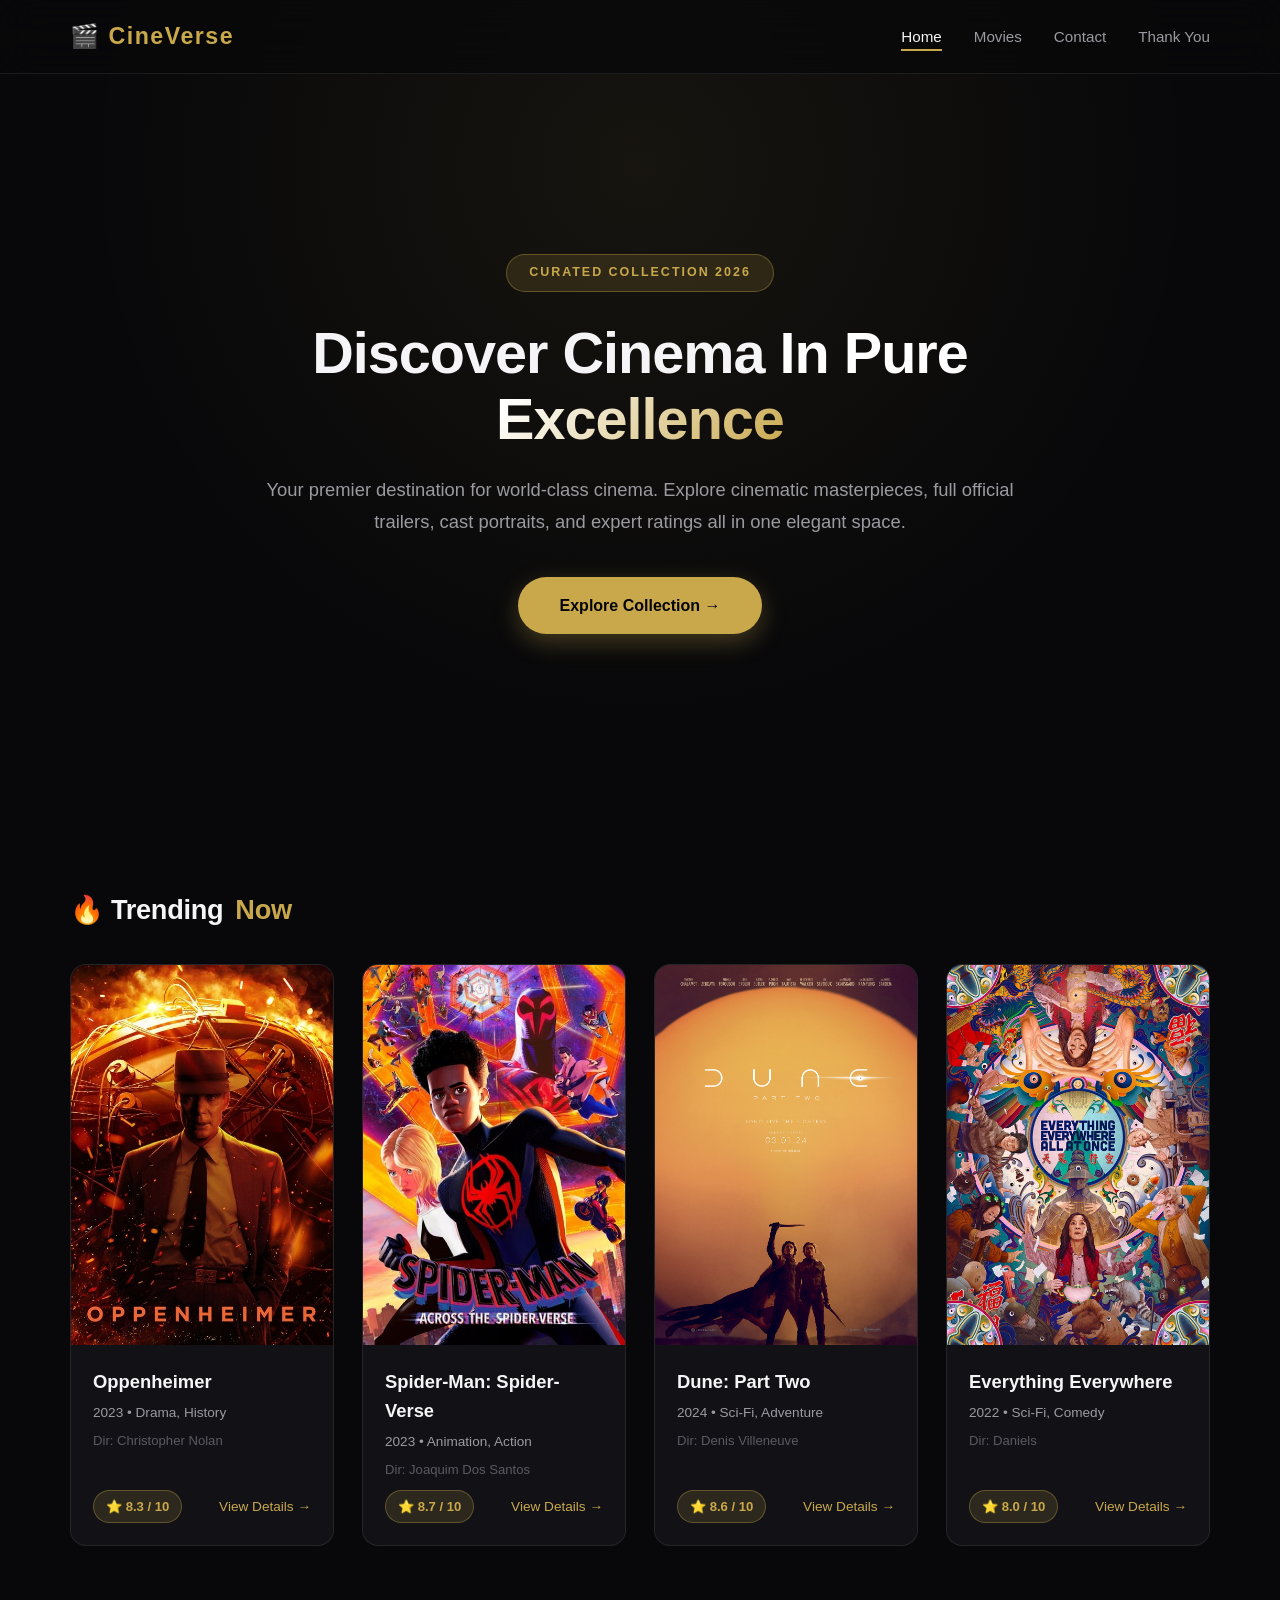
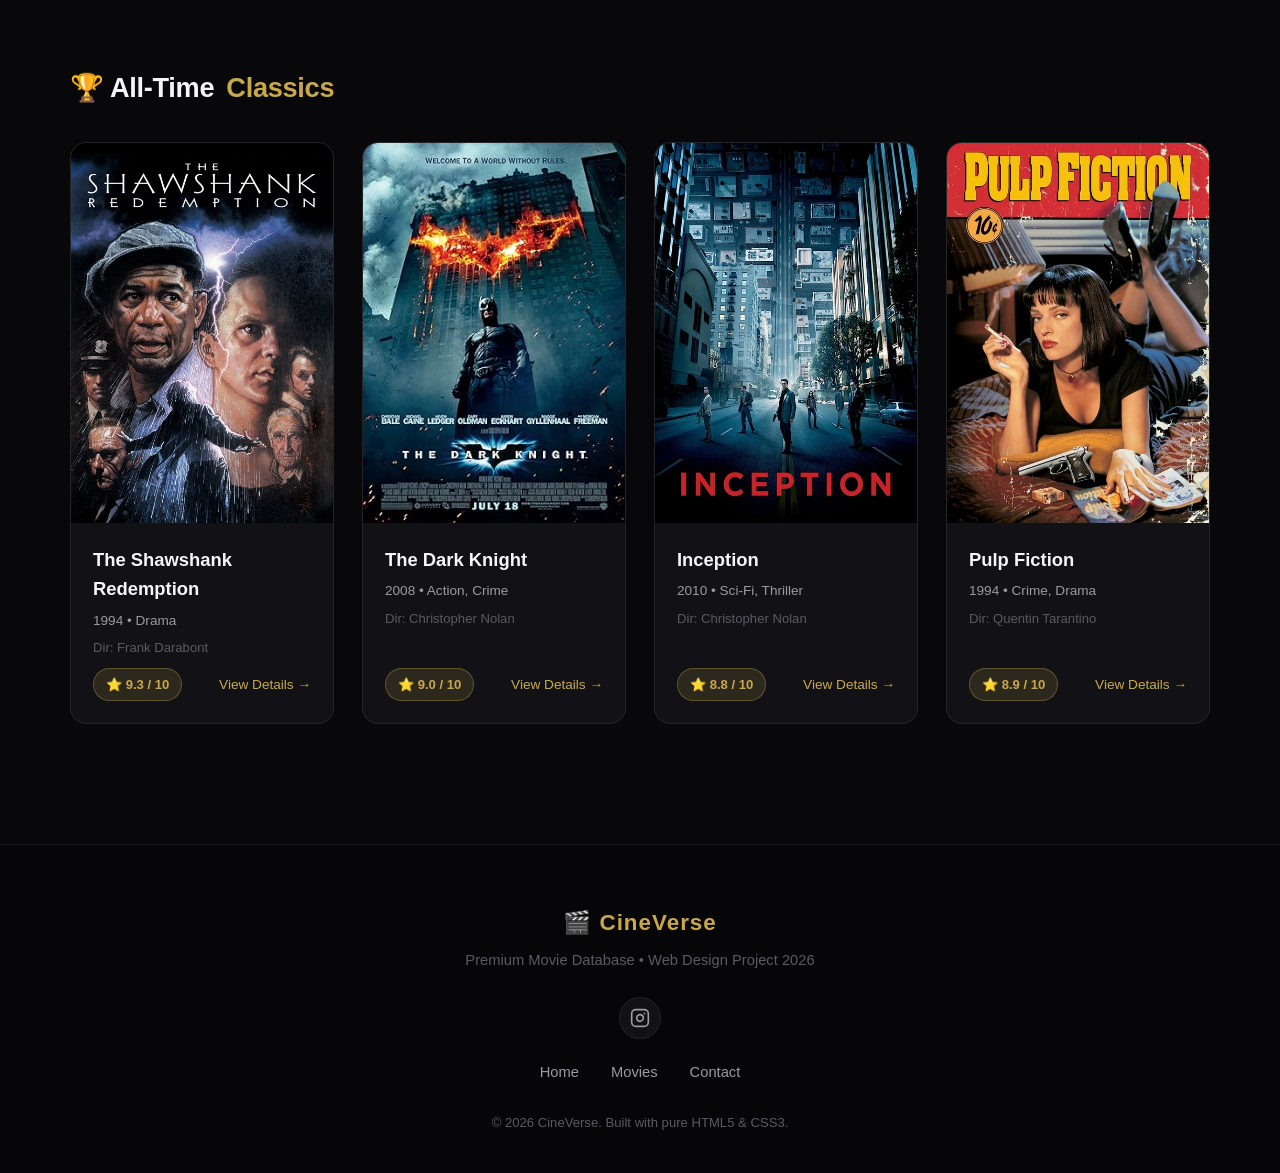
<file: project/index.html>
<!DOCTYPE html>
<html lang="en">
<head>
    <meta charset="UTF-8">
    <meta name="viewport" content="width=device-width, initial-scale=1.0">
    <meta name="referrer" content="strict-origin-when-cross-origin">
    <title>CineVerse — Premium Movie Database</title>
    <link rel="stylesheet" href="style.css">
</head>
<body>

    <!-- NAVIGATION BAR -->
    <nav>
        <div class="nav-wrapper">
            <a href="index.html" class="logo">🎬 CineVerse</a>
            <ul class="nav-links">
                <li><a href="index.html" class="active">Home</a></li>
                <li><a href="movies.html">Movies</a></li>
                <li><a href="contact.html">Contact</a></li>
                <li><a href="thankyou.html">Thank You</a></li>
            </ul>
        </div>
    </nav>

    <!-- HERO SECTION -->
    <section class="hero">
        <div class="hero-text">
            <span class="hero-badge">Curated Collection 2026</span>
            <h1>Discover Cinema <span>In Pure Excellence</span></h1>
            <p>Your premier destination for world-class cinema. Explore cinematic masterpieces, full official trailers, cast portraits, and expert ratings all in one elegant space.</p>
            <a href="movies.html" class="hero-btn">Explore Collection →</a>
        </div>
    </section>

    <!-- TRENDING NOW SECTION -->
    <section class="section">
        <h2 class="section-title">🔥 Trending <span>Now</span></h2>
        <div class="movie-grid">

            <div class="movie-card">
                <a href="oppenheimer.html" class="poster-link">
                    <img src="images/oppenheimer.jpg" alt="Oppenheimer" class="poster">
                </a>
                <div class="card-body">
                    <h3>Oppenheimer</h3>
                    <p class="movie-meta">2023 &bull; Drama, History</p>
                    <p class="director">Dir: Christopher Nolan</p>
                    <div class="card-footer">
                        <span class="rating">⭐ 8.3 / 10</span>
                        <a href="oppenheimer.html" class="details-btn">View Details →</a>
                    </div>
                </div>
            </div>

            <div class="movie-card">
                <a href="spiderman.html" class="poster-link">
                    <img src="images/spiderman.jpg" alt="Spider-Man: Across the Spider-Verse" class="poster">
                </a>
                <div class="card-body">
                    <h3>Spider-Man: Spider-Verse</h3>
                    <p class="movie-meta">2023 &bull; Animation, Action</p>
                    <p class="director">Dir: Joaquim Dos Santos</p>
                    <div class="card-footer">
                        <span class="rating">⭐ 8.7 / 10</span>
                        <a href="spiderman.html" class="details-btn">View Details →</a>
                    </div>
                </div>
            </div>

            <div class="movie-card">
                <a href="dune2.html" class="poster-link">
                    <img src="images/dune2.jpg" alt="Dune: Part Two" class="poster">
                </a>
                <div class="card-body">
                    <h3>Dune: Part Two</h3>
                    <p class="movie-meta">2024 &bull; Sci-Fi, Adventure</p>
                    <p class="director">Dir: Denis Villeneuve</p>
                    <div class="card-footer">
                        <span class="rating">⭐ 8.6 / 10</span>
                        <a href="dune2.html" class="details-btn">View Details →</a>
                    </div>
                </div>
            </div>

            <div class="movie-card">
                <a href="eeaao.html" class="poster-link">
                    <img src="images/eeaao.jpg" alt="Everything Everywhere All at Once" class="poster">
                </a>
                <div class="card-body">
                    <h3>Everything Everywhere</h3>
                    <p class="movie-meta">2022 &bull; Sci-Fi, Comedy</p>
                    <p class="director">Dir: Daniels</p>
                    <div class="card-footer">
                        <span class="rating">⭐ 8.0 / 10</span>
                        <a href="eeaao.html" class="details-btn">View Details →</a>
                    </div>
                </div>
            </div>

        </div>
    </section>

    <!-- ALL-TIME CLASSICS SECTION -->
    <section class="section">
        <h2 class="section-title">🏆 All-Time <span>Classics</span></h2>
        <div class="movie-grid">

            <div class="movie-card">
                <a href="shawshank.html" class="poster-link">
                    <img src="images/shawshank.jpg" alt="The Shawshank Redemption" class="poster">
                </a>
                <div class="card-body">
                    <h3>The Shawshank Redemption</h3>
                    <p class="movie-meta">1994 &bull; Drama</p>
                    <p class="director">Dir: Frank Darabont</p>
                    <div class="card-footer">
                        <span class="rating">⭐ 9.3 / 10</span>
                        <a href="shawshank.html" class="details-btn">View Details →</a>
                    </div>
                </div>
            </div>

            <div class="movie-card">
                <a href="dark-knight.html" class="poster-link">
                    <img src="images/dark_knight.jpg" alt="The Dark Knight" class="poster">
                </a>
                <div class="card-body">
                    <h3>The Dark Knight</h3>
                    <p class="movie-meta">2008 &bull; Action, Crime</p>
                    <p class="director">Dir: Christopher Nolan</p>
                    <div class="card-footer">
                        <span class="rating">⭐ 9.0 / 10</span>
                        <a href="dark-knight.html" class="details-btn">View Details →</a>
                    </div>
                </div>
            </div>

            <div class="movie-card">
                <a href="inception.html" class="poster-link">
                    <img src="images/inception.jpg" alt="Inception" class="poster">
                </a>
                <div class="card-body">
                    <h3>Inception</h3>
                    <p class="movie-meta">2010 &bull; Sci-Fi, Thriller</p>
                    <p class="director">Dir: Christopher Nolan</p>
                    <div class="card-footer">
                        <span class="rating">⭐ 8.8 / 10</span>
                        <a href="inception.html" class="details-btn">View Details →</a>
                    </div>
                </div>
            </div>

            <div class="movie-card">
                <a href="pulp-fiction.html" class="poster-link">
                    <img src="images/pulp_fiction.jpg" alt="Pulp Fiction" class="poster">
                </a>
                <div class="card-body">
                    <h3>Pulp Fiction</h3>
                    <p class="movie-meta">1994 &bull; Crime, Drama</p>
                    <p class="director">Dir: Quentin Tarantino</p>
                    <div class="card-footer">
                        <span class="rating">⭐ 8.9 / 10</span>
                        <a href="pulp-fiction.html" class="details-btn">View Details →</a>
                    </div>
                </div>
            </div>

        </div>
    </section>

    <!-- FOOTER -->
    <footer>
        <div class="footer-content">
            <p class="footer-logo">🎬 CineVerse</p>
            <p class="footer-tagline">Premium Movie Database &bull; Web Design Project 2026</p>
            
            <div class="footer-social">
                <a href="https://www.instagram.com/_bhalu2009?exln=dmNkaDlkYXdmMzhl" target="_blank" title="Follow on Instagram" class="social-icon">
                    <svg xmlns="http://www.w3.org/2000/svg" width="20" height="20" viewBox="0 0 24 24" fill="none" stroke="currentColor" stroke-width="2" stroke-linecap="round" stroke-linejoin="round">
                        <rect x="2" y="2" width="20" height="20" rx="5" ry="5"></rect>
                        <path d="M16 11.37A4 4 0 1 1 12.63 8 4 4 0 0 1 16 11.37z"></path>
                        <line x1="17.5" y1="6.5" x2="17.51" y2="6.5"></line>
                    </svg>
                </a>
            </div>

            <div class="footer-links">
                <a href="index.html">Home</a>
                <a href="movies.html">Movies</a>
                <a href="contact.html">Contact</a>
            </div>
            <p class="copyright">&copy; 2026 CineVerse. Built with pure HTML5 &amp; CSS3.</p>
        </div>
    </footer>

</body>
</html>
</file>
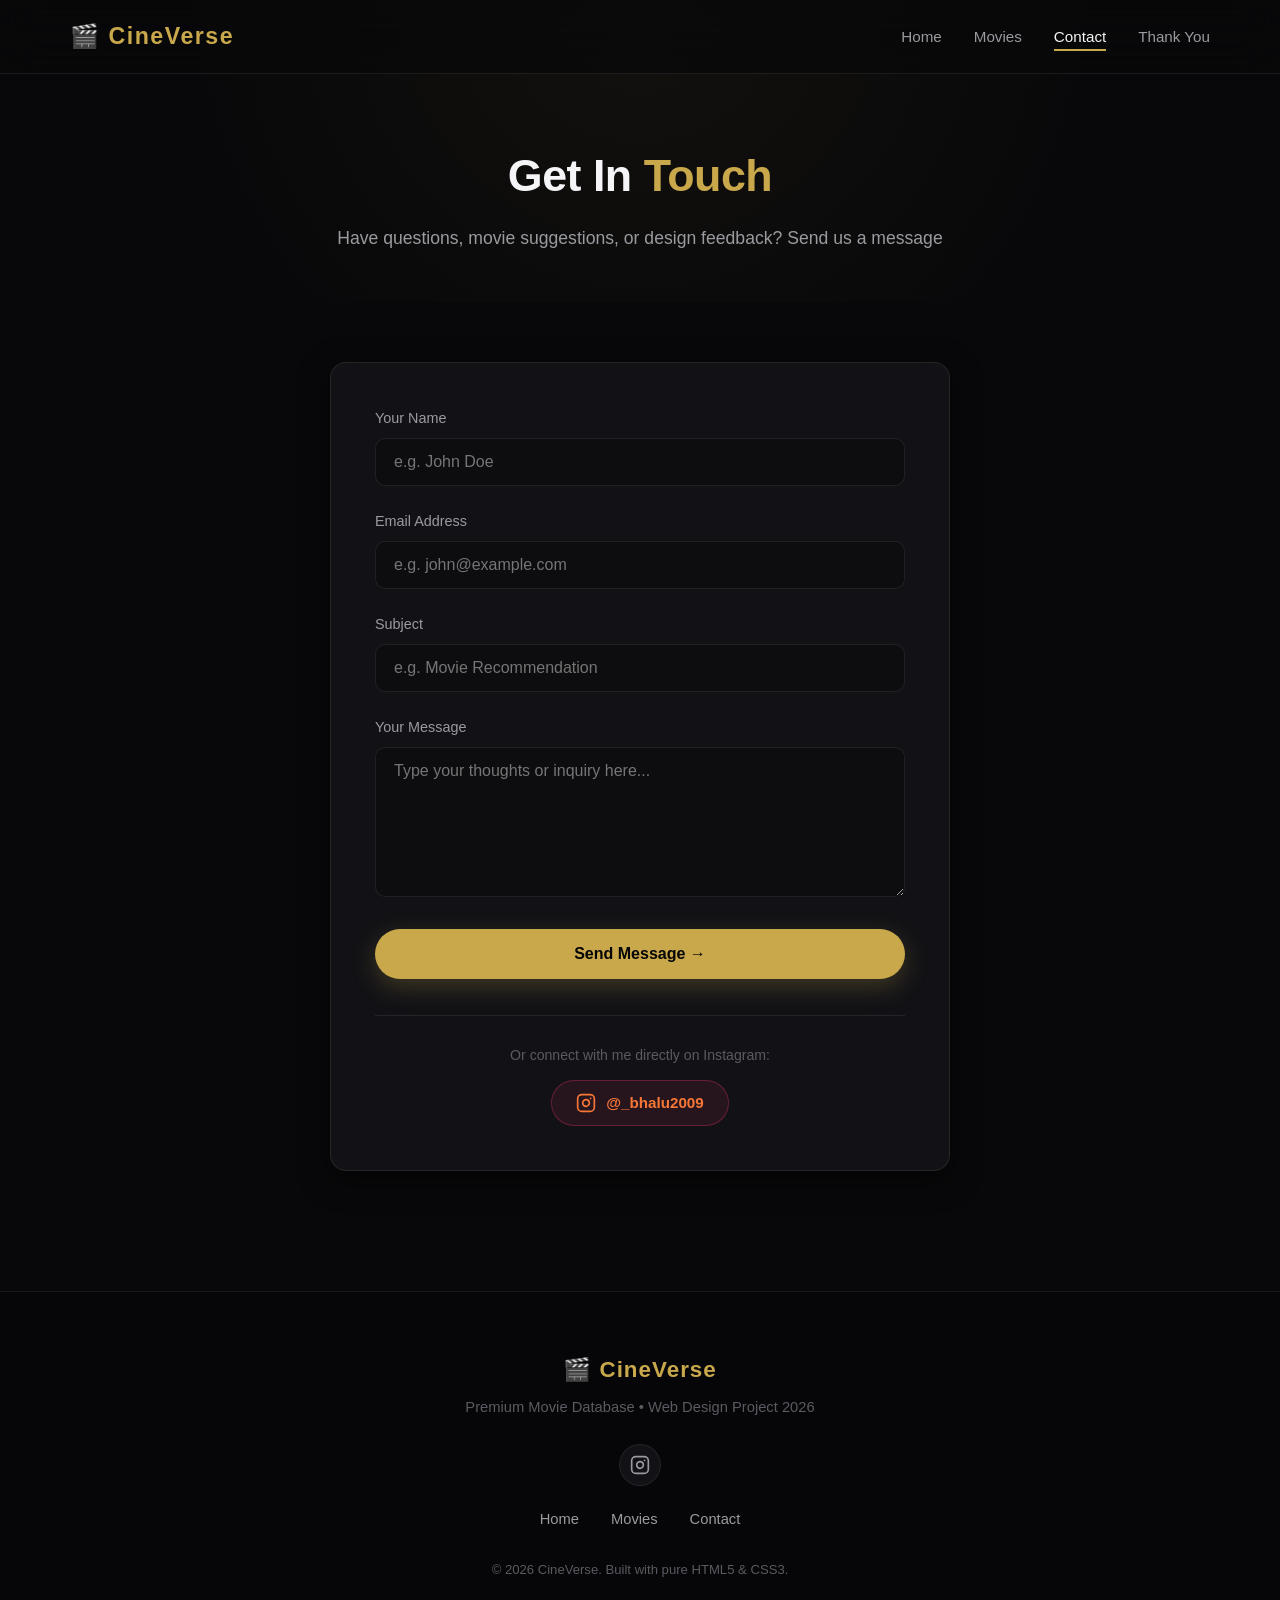
<file: project/contact.html>
<!DOCTYPE html>
<html lang="en">
<head>
    <meta charset="UTF-8">
    <meta name="viewport" content="width=device-width, initial-scale=1.0">
    <meta name="referrer" content="strict-origin-when-cross-origin">
    <title>Contact Us — CineVerse</title>
    <link rel="stylesheet" href="style.css">
</head>
<body>

    <!-- NAVIGATION BAR -->
    <nav>
        <div class="nav-wrapper">
            <a href="index.html" class="logo">🎬 CineVerse</a>
            <ul class="nav-links">
                <li><a href="index.html">Home</a></li>
                <li><a href="movies.html">Movies</a></li>
                <li><a href="contact.html" class="active">Contact</a></li>
                <li><a href="thankyou.html">Thank You</a></li>
            </ul>
        </div>
    </nav>

    <!-- PAGE HEADER -->
    <section class="page-header">
        <h1>Get In <span>Touch</span></h1>
        <p>Have questions, movie suggestions, or design feedback? Send us a message</p>
    </section>

    <!-- CONTACT SECTION -->
    <section class="section">
        <div class="contact-container">
            <!-- 
                100% PURE HTML FORM (NO JAVASCRIPT NEEDED!)
                To receive messages directly to your real email inbox:
                Replace 'your-email@example.com' with your actual email address.
                FormSubmit forwards the form submission straight to your inbox!
            -->
            <form action="https://formsubmit.co/cardsing56@gmail.com" method="POST">
                
                <!-- FormSubmit Configuration (All Native HTML) -->
                <input type="hidden" name="_captcha" value="false">
                <input type="hidden" name="_template" value="table">
                <input type="hidden" name="_next" value="thankyou.html">

                <div class="form-group">
                    <label for="name">Your Name</label>
                    <input type="text" id="name" name="name" placeholder="e.g. John Doe" required>
                </div>

                <div class="form-group">
                    <label for="email">Email Address</label>
                    <input type="email" id="email" name="email" placeholder="e.g. john@example.com" required>
                </div>

                <div class="form-group">
                    <label for="subject">Subject</label>
                    <input type="text" id="subject" name="_subject" placeholder="e.g. Movie Recommendation" required>
                </div>

                <div class="form-group">
                    <label for="message">Your Message</label>
                    <textarea id="message" name="message" placeholder="Type your thoughts or inquiry here..." required></textarea>
                </div>

                <button type="submit" class="submit-btn">Send Message →</button>
            </form>

            <!-- INSTAGRAM PROFILE CONNECT -->
            <div class="social-connect">
                <p>Or connect with me directly on Instagram:</p>
                <a href="https://www.instagram.com/_bhalu2009?exln=dmNkaDlkYXdmMzhl" target="_blank" class="instagram-btn">
                    <svg xmlns="http://www.w3.org/2000/svg" width="20" height="20" viewBox="0 0 24 24" fill="none" stroke="currentColor" stroke-width="2" stroke-linecap="round" stroke-linejoin="round">
                        <rect x="2" y="2" width="20" height="20" rx="5" ry="5"></rect>
                        <path d="M16 11.37A4 4 0 1 1 12.63 8 4 4 0 0 1 16 11.37z"></path>
                        <line x1="17.5" y1="6.5" x2="17.51" y2="6.5"></line>
                    </svg>
                    <span>@_bhalu2009</span>
                </a>
            </div>

        </div>
    </section>

    <!-- FOOTER -->
    <footer>
        <div class="footer-content">
            <p class="footer-logo">🎬 CineVerse</p>
            <p class="footer-tagline">Premium Movie Database &bull; Web Design Project 2026</p>
            
            <!-- Instagram Icon in Footer -->
            <div class="footer-social">
                <a href="https://www.instagram.com/_bhalu2009?exln=dmNkaDlkYXdmMzhl" target="_blank" title="Follow on Instagram" class="social-icon">
                    <svg xmlns="http://www.w3.org/2000/svg" width="20" height="20" viewBox="0 0 24 24" fill="none" stroke="currentColor" stroke-width="2" stroke-linecap="round" stroke-linejoin="round">
                        <rect x="2" y="2" width="20" height="20" rx="5" ry="5"></rect>
                        <path d="M16 11.37A4 4 0 1 1 12.63 8 4 4 0 0 1 16 11.37z"></path>
                        <line x1="17.5" y1="6.5" x2="17.51" y2="6.5"></line>
                    </svg>
                </a>
            </div>

            <div class="footer-links">
                <a href="index.html">Home</a>
                <a href="movies.html">Movies</a>
                <a href="contact.html">Contact</a>
            </div>
            <p class="copyright">&copy; 2026 CineVerse. Built with pure HTML5 &amp; CSS3.</p>
        </div>
    </footer>

</body>
</html>
</file>
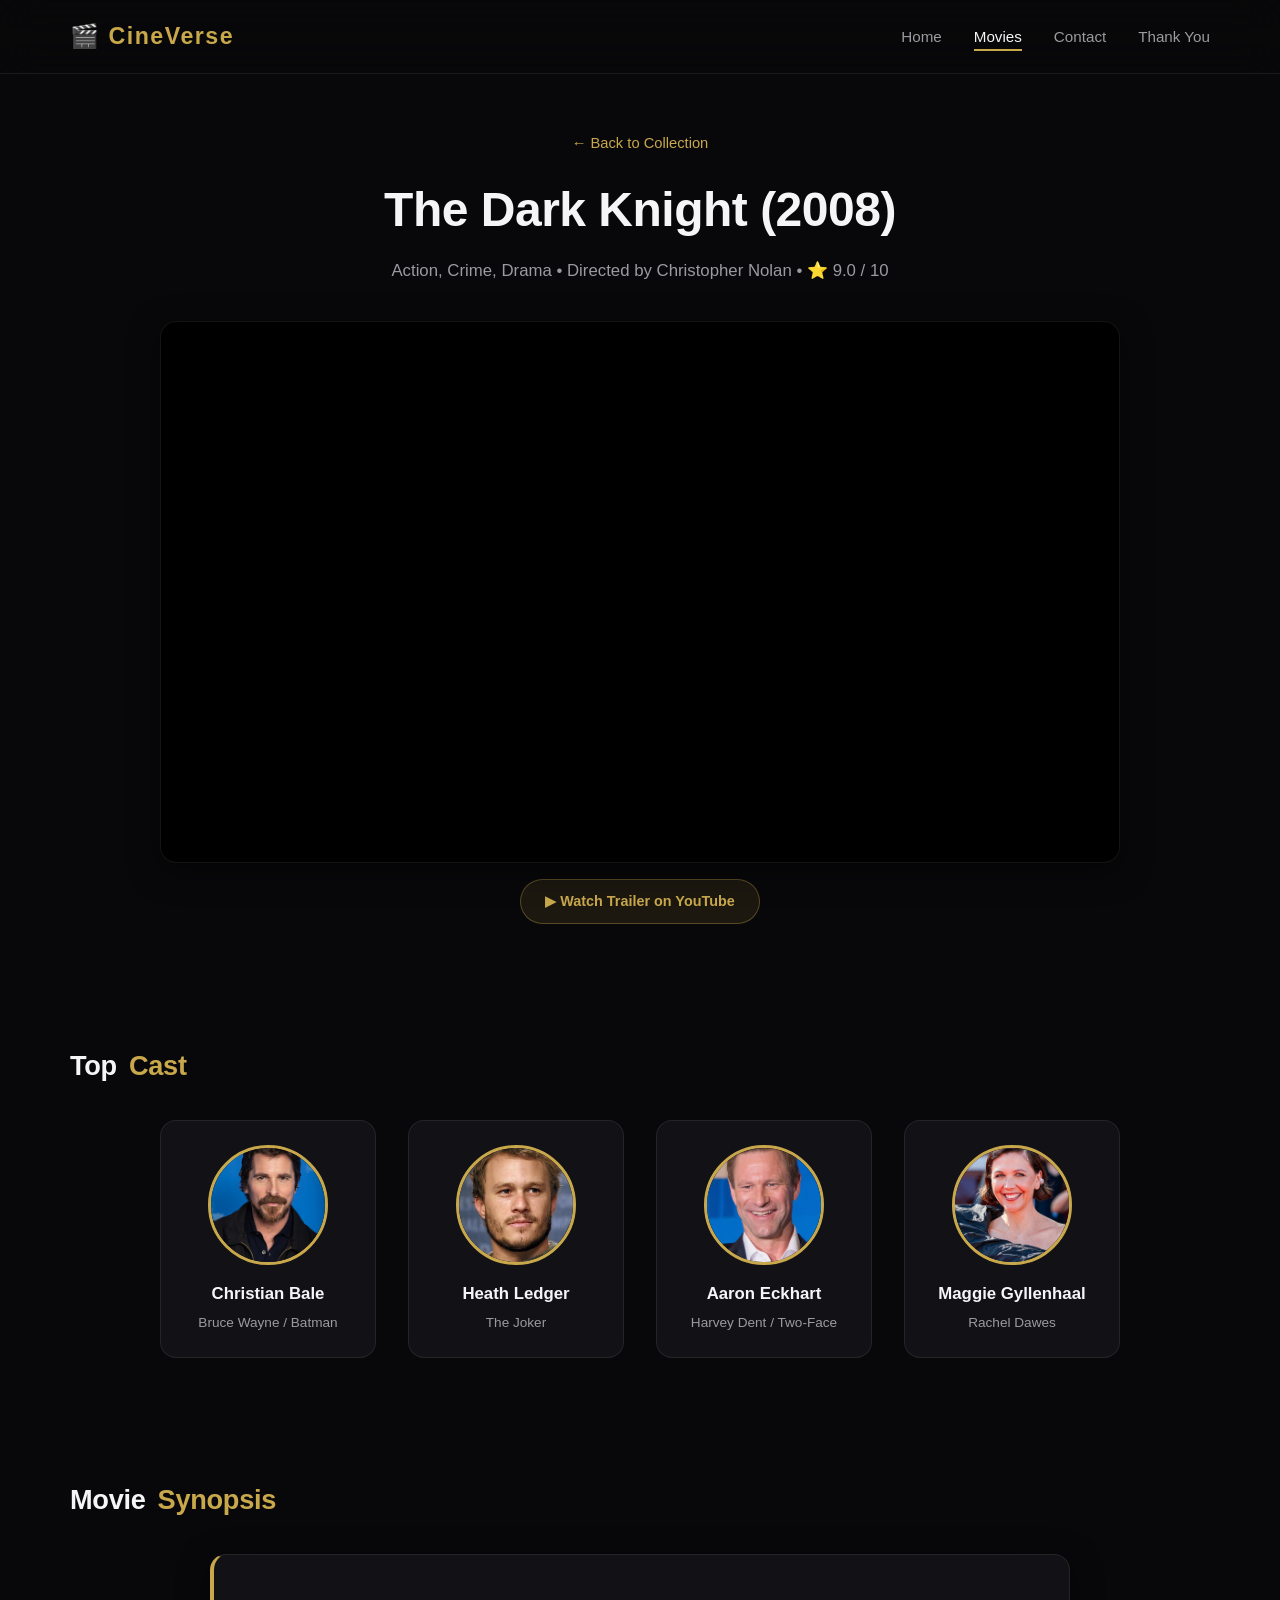
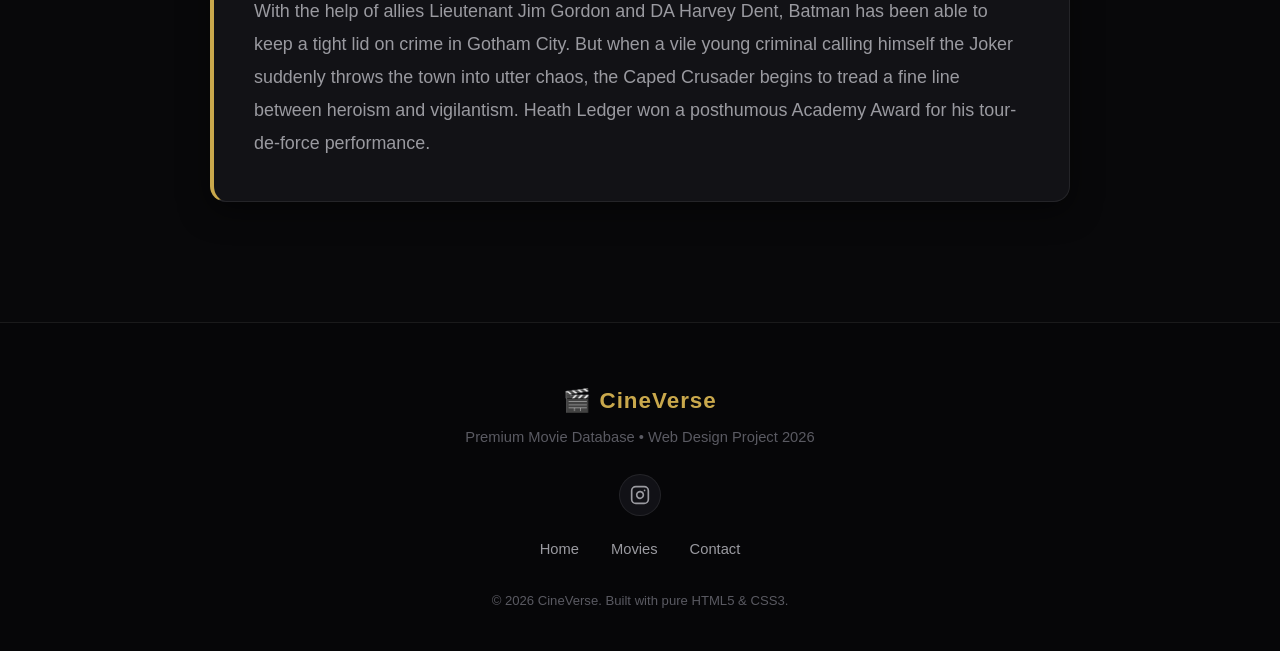
<file: project/dark-knight.html>
<!DOCTYPE html>
<html lang="en">
<head>
    <meta charset="UTF-8">
    <meta name="viewport" content="width=device-width, initial-scale=1.0">
    <meta name="referrer" content="strict-origin-when-cross-origin">
    <title>The Dark Knight (2008) — CineVerse</title>
    <link rel="stylesheet" href="style.css">
</head>
<body>

    <nav>
        <div class="nav-wrapper">
            <a href="index.html" class="logo">🎬 CineVerse</a>
            <ul class="nav-links">
                <li><a href="index.html">Home</a></li>
                <li><a href="movies.html" class="active">Movies</a></li>
                <li><a href="contact.html">Contact</a></li>
                <li><a href="thankyou.html">Thank You</a></li>
            </ul>
        </div>
    </nav>

    <section class="section movie-detail-header">
        <a href="movies.html" class="back-link">&larr; Back to Collection</a>
        <h1>The Dark Knight (2008)</h1>
        <p class="movie-meta">Action, Crime, Drama &bull; Directed by Christopher Nolan &bull; ⭐ 9.0 / 10</p>
    </section>

    <!-- TRAILER SECTION -->
    <section class="section" style="padding-top: 10px;">
        <div class="trailer-wrapper">
            <div class="trailer-container">
                <iframe src="https://www.youtube-nocookie.com/embed/EXeTwQWrcwY" 
                        title="The Dark Knight Trailer" 
                        allow="accelerometer; autoplay; clipboard-write; encrypted-media; gyroscope; picture-in-picture; web-share" 
                        referrerpolicy="strict-origin-when-cross-origin" 
                        allowfullscreen></iframe>
            </div>
            <div class="trailer-actions">
                <a href="https://www.youtube.com/watch?v=EXeTwQWrcwY" target="_blank" class="watch-external-btn">
                    ▶ Watch Trailer on YouTube
                </a>
            </div>
        </div>
    </section>

    <!-- CAST SECTION -->
    <section class="section">
        <h2 class="section-title">Top <span>Cast</span></h2>
        <div class="cast-grid">
            <div class="cast-member">
                <img src="images/cast/christian_bale.jpg" alt="Christian Bale" class="cast-img">
                <h4>Christian Bale</h4>
                <p>Bruce Wayne / Batman</p>
            </div>
            <div class="cast-member">
                <img src="images/cast/heath_ledger.jpg" alt="Heath Ledger" class="cast-img">
                <h4>Heath Ledger</h4>
                <p>The Joker</p>
            </div>
            <div class="cast-member">
                <img src="images/cast/aaron_eckhart.jpg" alt="Aaron Eckhart" class="cast-img">
                <h4>Aaron Eckhart</h4>
                <p>Harvey Dent / Two-Face</p>
            </div>
            <div class="cast-member">
                <img src="images/cast/maggie_gyllenhaal.jpg" alt="Maggie Gyllenhaal" class="cast-img">
                <h4>Maggie Gyllenhaal</h4>
                <p>Rachel Dawes</p>
            </div>
        </div>
    </section>

    <!-- SUMMARY SECTION -->
    <section class="section">
        <h2 class="section-title">Movie <span>Synopsis</span></h2>
        <div class="summary-box">
            With the help of allies Lieutenant Jim Gordon and DA Harvey Dent, Batman has been able to keep a tight lid on crime in Gotham City. But when a vile young criminal calling himself the Joker suddenly throws the town into utter chaos, the Caped Crusader begins to tread a fine line between heroism and vigilantism. Heath Ledger won a posthumous Academy Award for his tour-de-force performance.
        </div>
    </section>

    <footer>
        <div class="footer-content">
            <p class="footer-logo">🎬 CineVerse</p>
            <p class="footer-tagline">Premium Movie Database &bull; Web Design Project 2026</p>
            
            <div class="footer-social">
                <a href="https://www.instagram.com/_bhalu2009?exln=dmNkaDlkYXdmMzhl" target="_blank" title="Follow on Instagram" class="social-icon">
                    <svg xmlns="http://www.w3.org/2000/svg" width="20" height="20" viewBox="0 0 24 24" fill="none" stroke="currentColor" stroke-width="2" stroke-linecap="round" stroke-linejoin="round">
                        <rect x="2" y="2" width="20" height="20" rx="5" ry="5"></rect>
                        <path d="M16 11.37A4 4 0 1 1 12.63 8 4 4 0 0 1 16 11.37z"></path>
                        <line x1="17.5" y1="6.5" x2="17.51" y2="6.5"></line>
                    </svg>
                </a>
            </div>

            <div class="footer-links">
                <a href="index.html">Home</a>
                <a href="movies.html">Movies</a>
                <a href="contact.html">Contact</a>
            </div>
            <p class="copyright">&copy; 2026 CineVerse. Built with pure HTML5 &amp; CSS3.</p>
        </div>
    </footer>

</body>
</html>
</file>
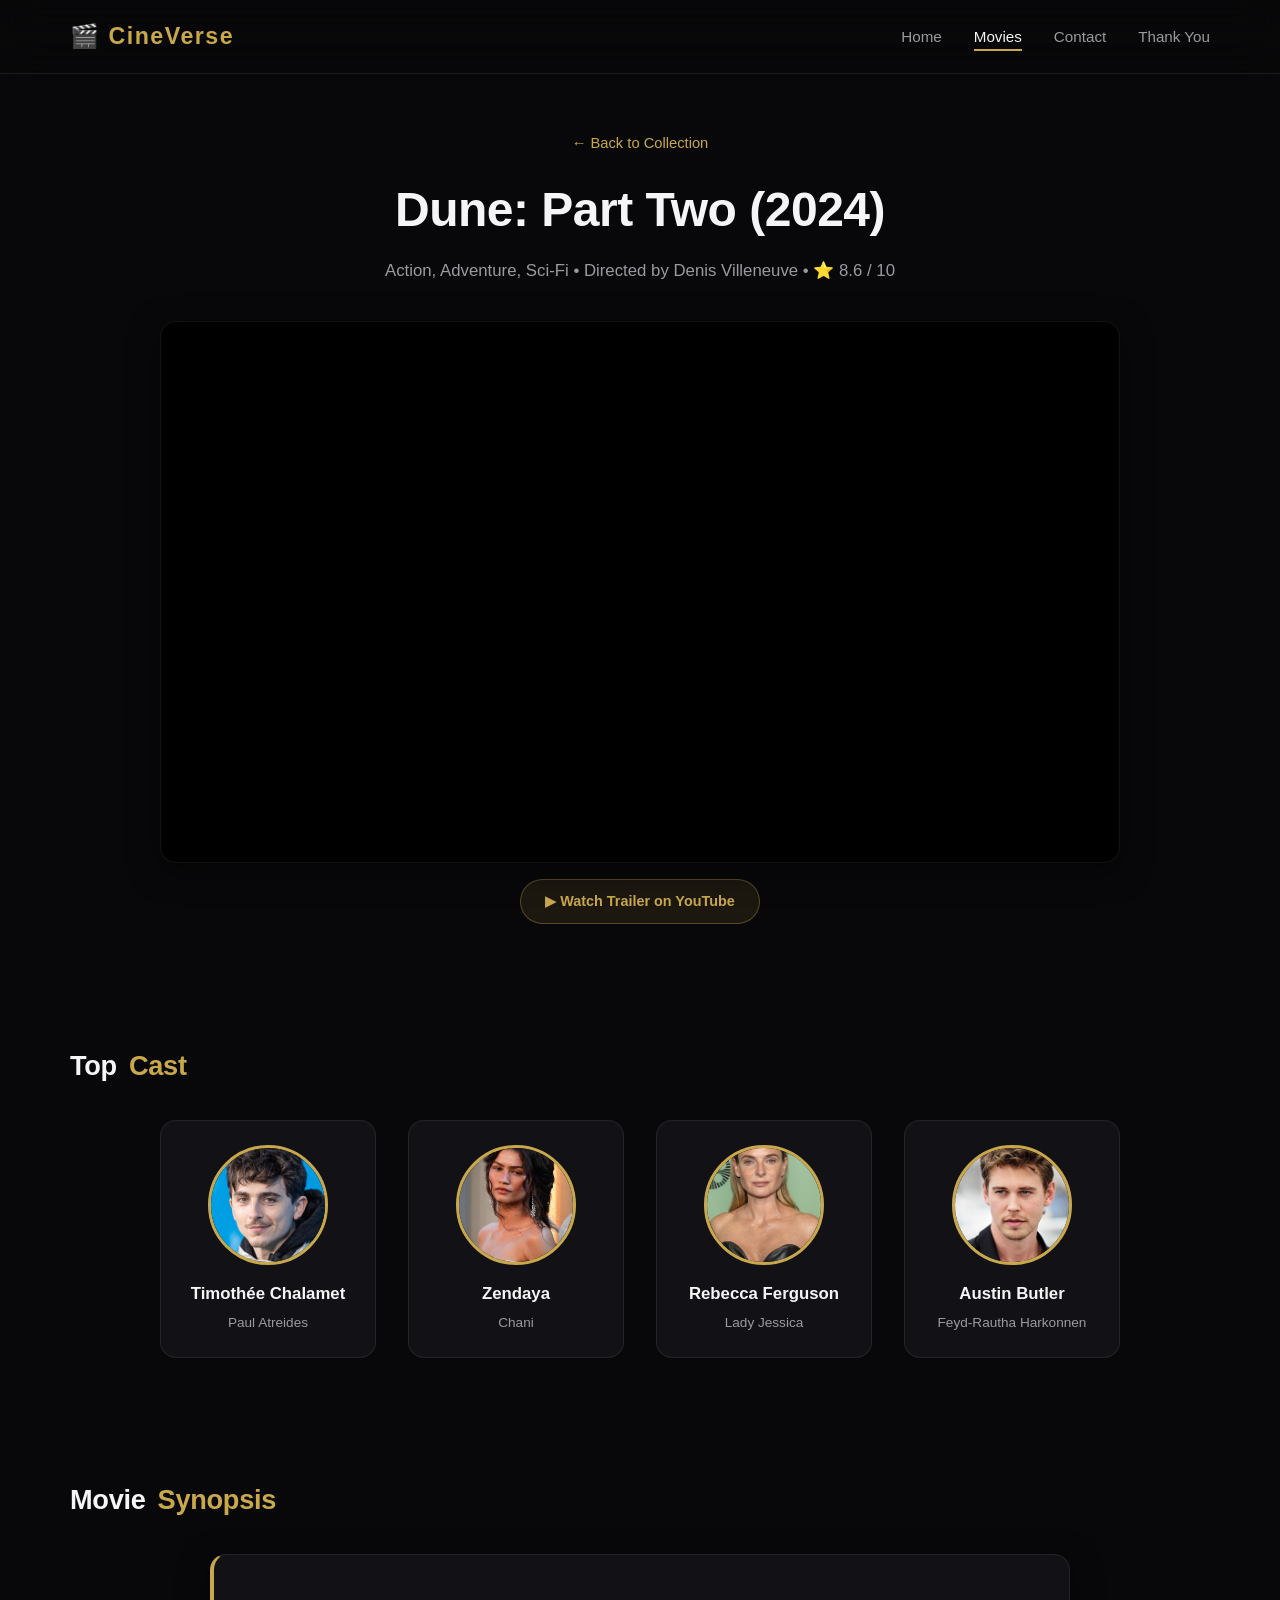
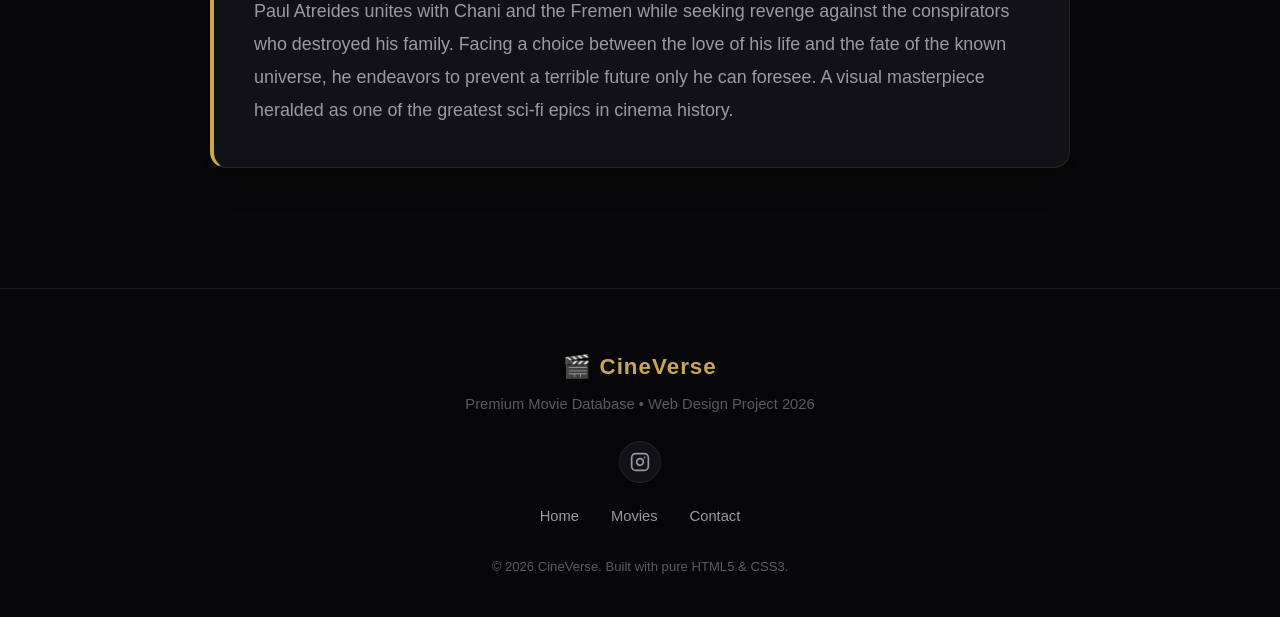
<file: project/dune2.html>
<!DOCTYPE html>
<html lang="en">
<head>
    <meta charset="UTF-8">
    <meta name="viewport" content="width=device-width, initial-scale=1.0">
    <meta name="referrer" content="strict-origin-when-cross-origin">
    <title>Dune: Part Two (2024) — CineVerse</title>
    <link rel="stylesheet" href="style.css">
</head>
<body>

    <nav>
        <div class="nav-wrapper">
            <a href="index.html" class="logo">🎬 CineVerse</a>
            <ul class="nav-links">
                <li><a href="index.html">Home</a></li>
                <li><a href="movies.html" class="active">Movies</a></li>
                <li><a href="contact.html">Contact</a></li>
                <li><a href="thankyou.html">Thank You</a></li>
            </ul>
        </div>
    </nav>

    <section class="section movie-detail-header">
        <a href="movies.html" class="back-link">&larr; Back to Collection</a>
        <h1>Dune: Part Two (2024)</h1>
        <p class="movie-meta">Action, Adventure, Sci-Fi &bull; Directed by Denis Villeneuve &bull; ⭐ 8.6 / 10</p>
    </section>

    <!-- TRAILER SECTION -->
    <section class="section" style="padding-top: 10px;">
        <div class="trailer-wrapper">
            <div class="trailer-container">
                <iframe src="https://www.youtube-nocookie.com/embed/Way9Dexny3w" 
                        title="Dune Part Two Trailer" 
                        allow="accelerometer; autoplay; clipboard-write; encrypted-media; gyroscope; picture-in-picture; web-share" 
                        referrerpolicy="strict-origin-when-cross-origin" 
                        allowfullscreen></iframe>
            </div>
            <div class="trailer-actions">
                <a href="https://www.youtube.com/watch?v=Way9Dexny3w" target="_blank" class="watch-external-btn">
                    ▶ Watch Trailer on YouTube
                </a>
            </div>
        </div>
    </section>

    <!-- CAST SECTION -->
    <section class="section">
        <h2 class="section-title">Top <span>Cast</span></h2>
        <div class="cast-grid">
            <div class="cast-member">
                <img src="images/cast/timothee_chalamet.jpg" alt="Timothée Chalamet" class="cast-img">
                <h4>Timothée Chalamet</h4>
                <p>Paul Atreides</p>
            </div>
            <div class="cast-member">
                <img src="images/cast/zendaya.jpg" alt="Zendaya" class="cast-img">
                <h4>Zendaya</h4>
                <p>Chani</p>
            </div>
            <div class="cast-member">
                <img src="images/cast/rebecca_ferguson.jpg" alt="Rebecca Ferguson" class="cast-img">
                <h4>Rebecca Ferguson</h4>
                <p>Lady Jessica</p>
            </div>
            <div class="cast-member">
                <img src="images/cast/austin_butler.jpg" alt="Austin Butler" class="cast-img">
                <h4>Austin Butler</h4>
                <p>Feyd-Rautha Harkonnen</p>
            </div>
        </div>
    </section>

    <!-- SUMMARY SECTION -->
    <section class="section">
        <h2 class="section-title">Movie <span>Synopsis</span></h2>
        <div class="summary-box">
            Paul Atreides unites with Chani and the Fremen while seeking revenge against the conspirators who destroyed his family. Facing a choice between the love of his life and the fate of the known universe, he endeavors to prevent a terrible future only he can foresee. A visual masterpiece heralded as one of the greatest sci-fi epics in cinema history.
        </div>
    </section>

    <footer>
        <div class="footer-content">
            <p class="footer-logo">🎬 CineVerse</p>
            <p class="footer-tagline">Premium Movie Database &bull; Web Design Project 2026</p>
            
            <div class="footer-social">
                <a href="https://www.instagram.com/_bhalu2009?exln=dmNkaDlkYXdmMzhl" target="_blank" title="Follow on Instagram" class="social-icon">
                    <svg xmlns="http://www.w3.org/2000/svg" width="20" height="20" viewBox="0 0 24 24" fill="none" stroke="currentColor" stroke-width="2" stroke-linecap="round" stroke-linejoin="round">
                        <rect x="2" y="2" width="20" height="20" rx="5" ry="5"></rect>
                        <path d="M16 11.37A4 4 0 1 1 12.63 8 4 4 0 0 1 16 11.37z"></path>
                        <line x1="17.5" y1="6.5" x2="17.51" y2="6.5"></line>
                    </svg>
                </a>
            </div>

            <div class="footer-links">
                <a href="index.html">Home</a>
                <a href="movies.html">Movies</a>
                <a href="contact.html">Contact</a>
            </div>
            <p class="copyright">&copy; 2026 CineVerse. Built with pure HTML5 &amp; CSS3.</p>
        </div>
    </footer>

</body>
</html>
</file>
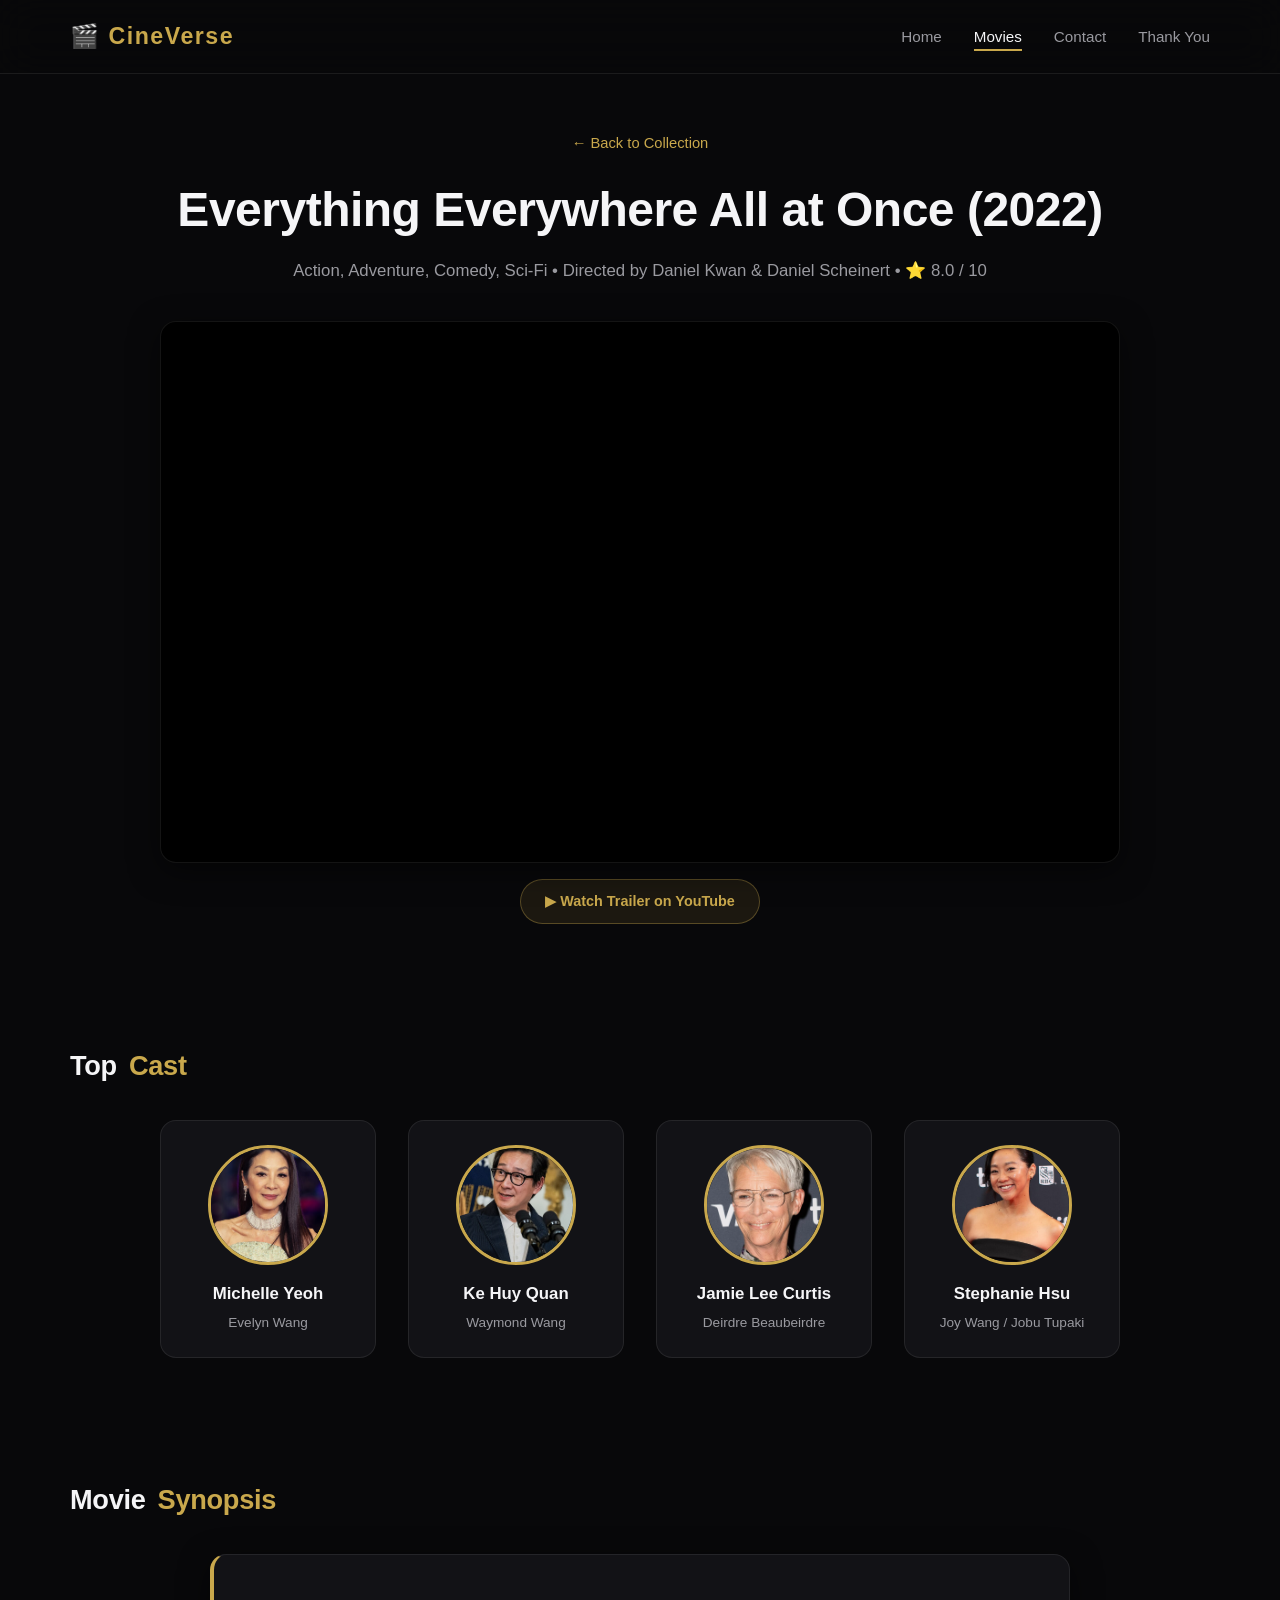
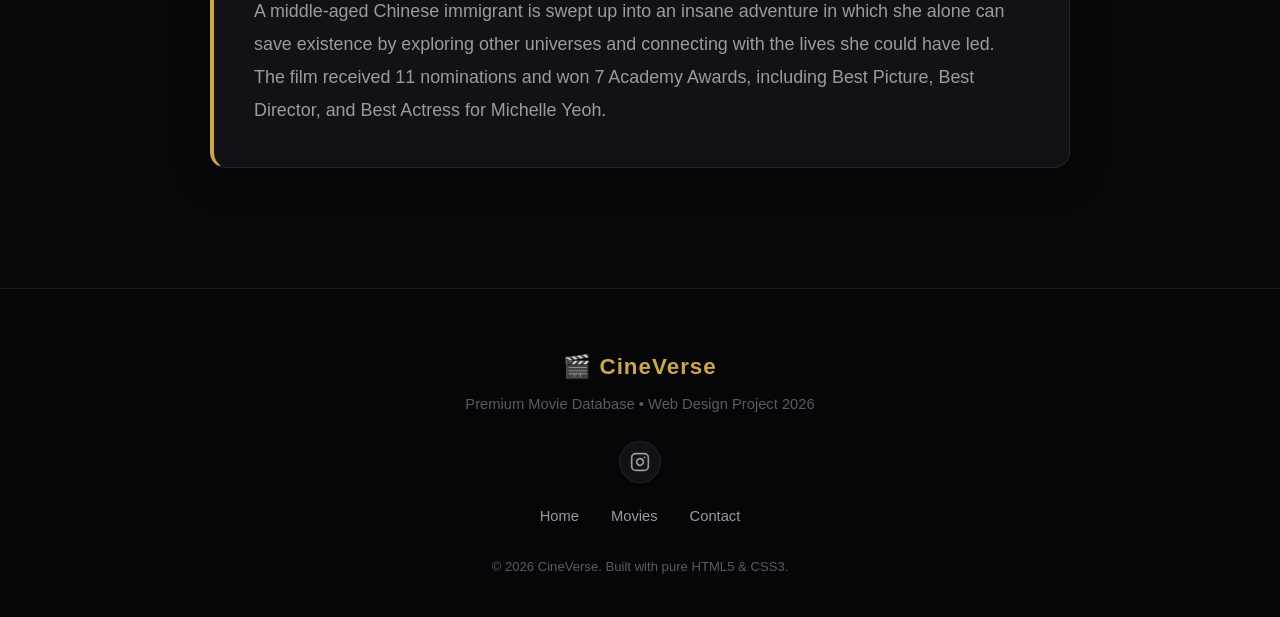
<file: project/eeaao.html>
<!DOCTYPE html>
<html lang="en">
<head>
    <meta charset="UTF-8">
    <meta name="viewport" content="width=device-width, initial-scale=1.0">
    <meta name="referrer" content="strict-origin-when-cross-origin">
    <title>Everything Everywhere All at Once — CineVerse</title>
    <link rel="stylesheet" href="style.css">
</head>
<body>

    <nav>
        <div class="nav-wrapper">
            <a href="index.html" class="logo">🎬 CineVerse</a>
            <ul class="nav-links">
                <li><a href="index.html">Home</a></li>
                <li><a href="movies.html" class="active">Movies</a></li>
                <li><a href="contact.html">Contact</a></li>
                <li><a href="thankyou.html">Thank You</a></li>
            </ul>
        </div>
    </nav>

    <section class="section movie-detail-header">
        <a href="movies.html" class="back-link">&larr; Back to Collection</a>
        <h1>Everything Everywhere All at Once (2022)</h1>
        <p class="movie-meta">Action, Adventure, Comedy, Sci-Fi &bull; Directed by Daniel Kwan &amp; Daniel Scheinert &bull; ⭐ 8.0 / 10</p>
    </section>

    <!-- TRAILER SECTION -->
    <section class="section" style="padding-top: 10px;">
        <div class="trailer-wrapper">
            <div class="trailer-container">
                <iframe src="https://www.youtube-nocookie.com/embed/wxN1T1uxQ2g" 
                        title="Everything Everywhere All at Once Trailer" 
                        allow="accelerometer; autoplay; clipboard-write; encrypted-media; gyroscope; picture-in-picture; web-share" 
                        referrerpolicy="strict-origin-when-cross-origin" 
                        allowfullscreen></iframe>
            </div>
            <div class="trailer-actions">
                <a href="https://www.youtube.com/watch?v=wxN1T1uxQ2g" target="_blank" class="watch-external-btn">
                    ▶ Watch Trailer on YouTube
                </a>
            </div>
        </div>
    </section>

    <!-- CAST SECTION -->
    <section class="section">
        <h2 class="section-title">Top <span>Cast</span></h2>
        <div class="cast-grid">
            <div class="cast-member">
                <img src="images/cast/michelle_yeoh.jpg" alt="Michelle Yeoh" class="cast-img">
                <h4>Michelle Yeoh</h4>
                <p>Evelyn Wang</p>
            </div>
            <div class="cast-member">
                <img src="images/cast/ke_huy_quan.jpg" alt="Ke Huy Quan" class="cast-img">
                <h4>Ke Huy Quan</h4>
                <p>Waymond Wang</p>
            </div>
            <div class="cast-member">
                <img src="images/cast/jamie_lee_curtis.jpg" alt="Jamie Lee Curtis" class="cast-img">
                <h4>Jamie Lee Curtis</h4>
                <p>Deirdre Beaubeirdre</p>
            </div>
            <div class="cast-member">
                <img src="images/cast/stephanie_hsu.jpg" alt="Stephanie Hsu" class="cast-img">
                <h4>Stephanie Hsu</h4>
                <p>Joy Wang / Jobu Tupaki</p>
            </div>
        </div>
    </section>

    <!-- SUMMARY SECTION -->
    <section class="section">
        <h2 class="section-title">Movie <span>Synopsis</span></h2>
        <div class="summary-box">
            A middle-aged Chinese immigrant is swept up into an insane adventure in which she alone can save existence by exploring other universes and connecting with the lives she could have led. The film received 11 nominations and won 7 Academy Awards, including Best Picture, Best Director, and Best Actress for Michelle Yeoh.
        </div>
    </section>

    <footer>
        <div class="footer-content">
            <p class="footer-logo">🎬 CineVerse</p>
            <p class="footer-tagline">Premium Movie Database &bull; Web Design Project 2026</p>
            
            <div class="footer-social">
                <a href="https://www.instagram.com/_bhalu2009?exln=dmNkaDlkYXdmMzhl" target="_blank" title="Follow on Instagram" class="social-icon">
                    <svg xmlns="http://www.w3.org/2000/svg" width="20" height="20" viewBox="0 0 24 24" fill="none" stroke="currentColor" stroke-width="2" stroke-linecap="round" stroke-linejoin="round">
                        <rect x="2" y="2" width="20" height="20" rx="5" ry="5"></rect>
                        <path d="M16 11.37A4 4 0 1 1 12.63 8 4 4 0 0 1 16 11.37z"></path>
                        <line x1="17.5" y1="6.5" x2="17.51" y2="6.5"></line>
                    </svg>
                </a>
            </div>

            <div class="footer-links">
                <a href="index.html">Home</a>
                <a href="movies.html">Movies</a>
                <a href="contact.html">Contact</a>
            </div>
            <p class="copyright">&copy; 2026 CineVerse. Built with pure HTML5 &amp; CSS3.</p>
        </div>
    </footer>

</body>
</html>
</file>
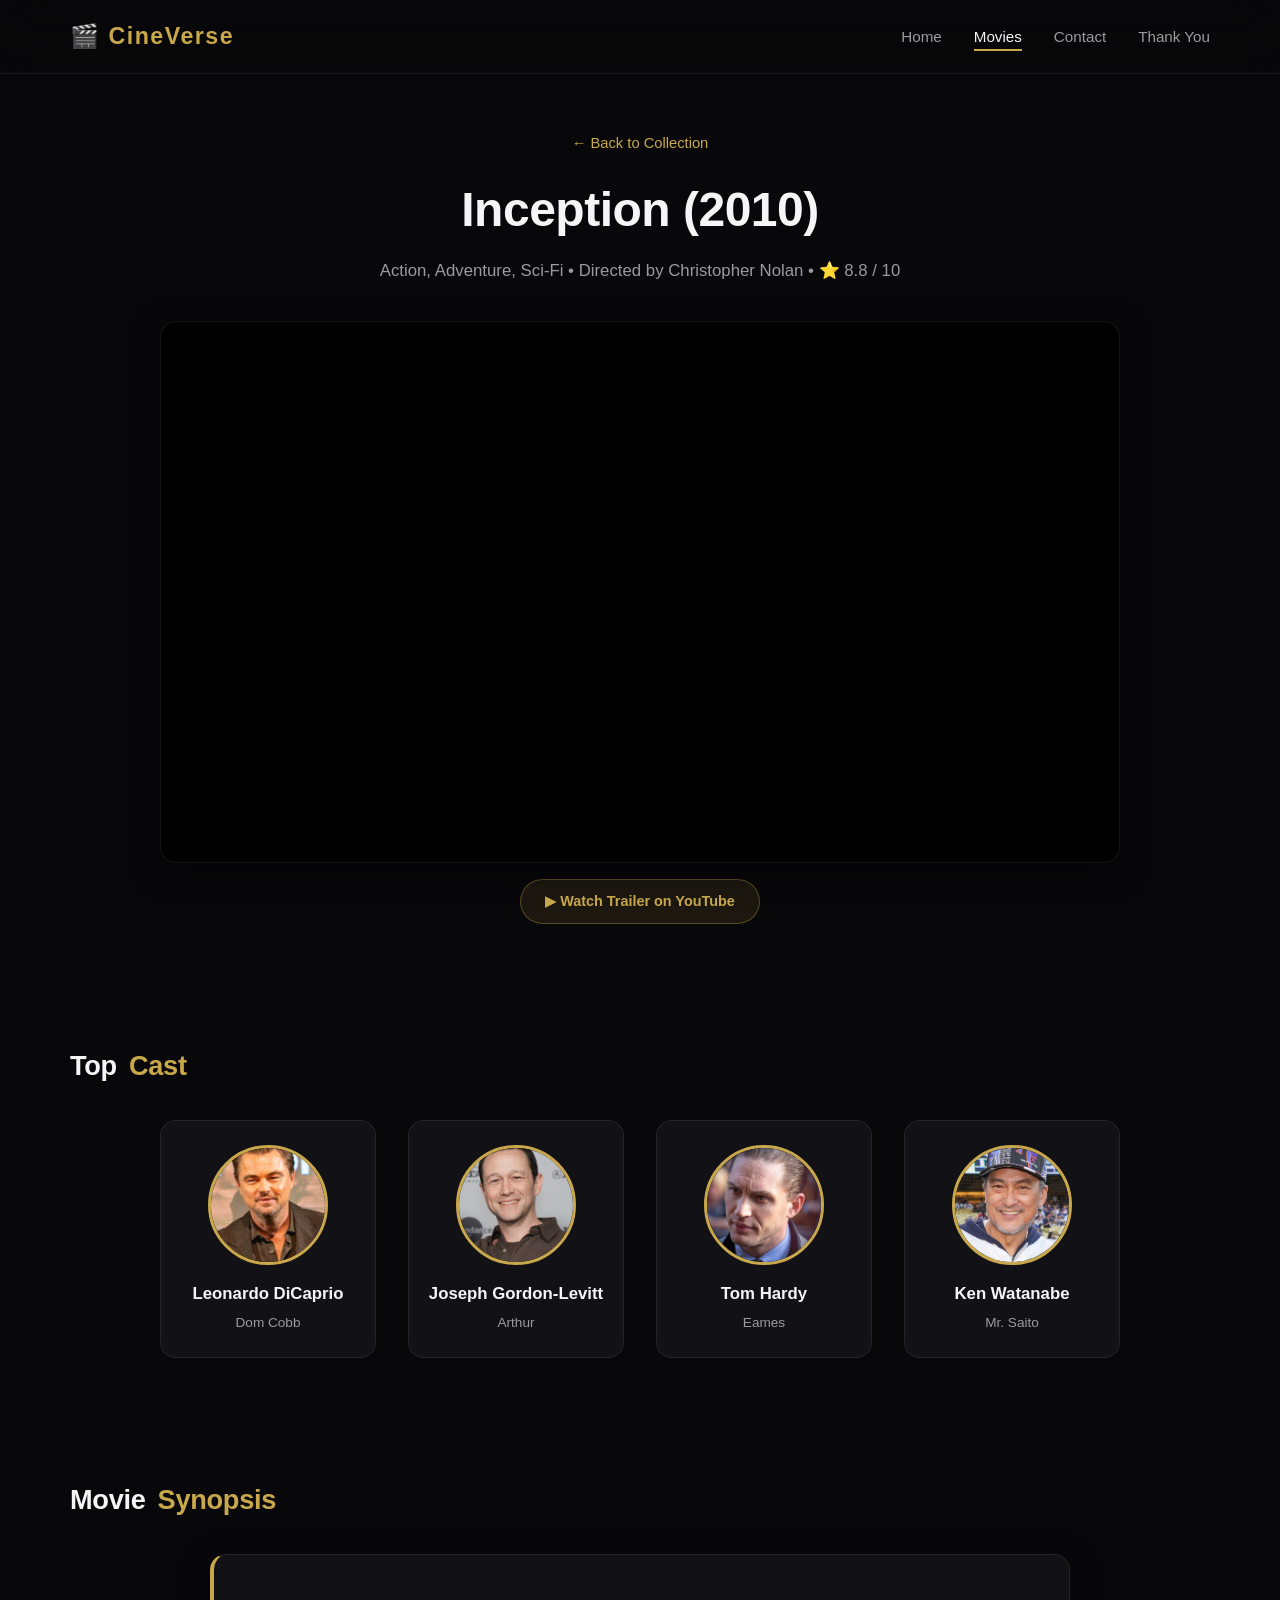
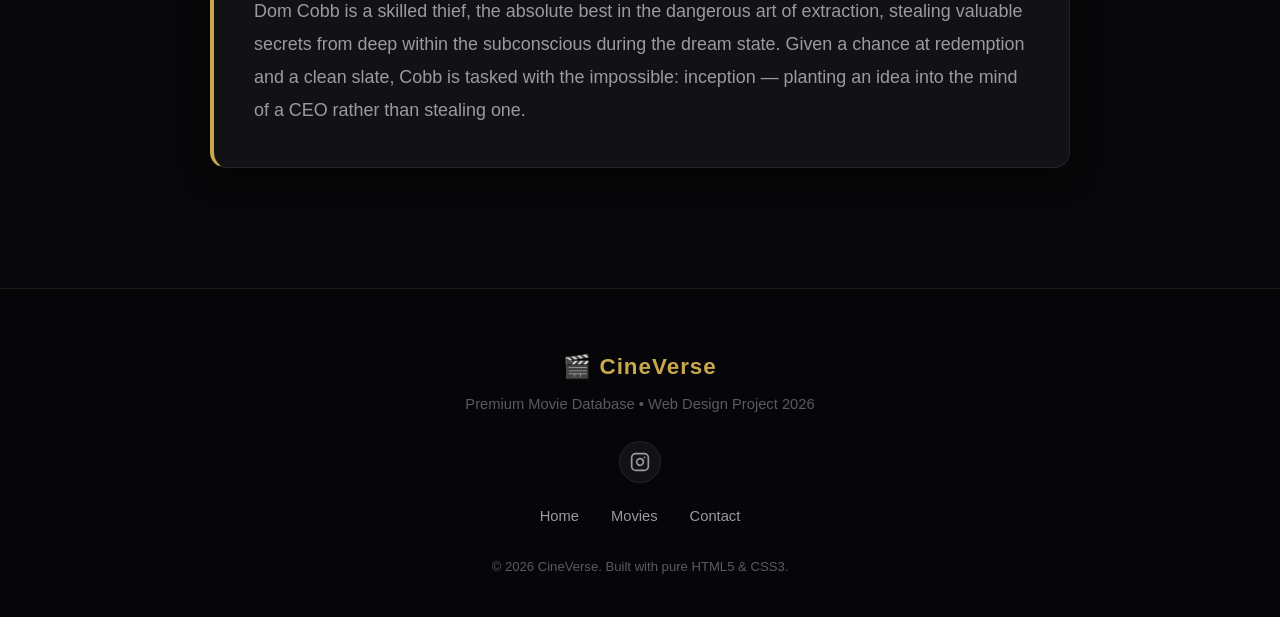
<file: project/inception.html>
<!DOCTYPE html>
<html lang="en">
<head>
    <meta charset="UTF-8">
    <meta name="viewport" content="width=device-width, initial-scale=1.0">
    <meta name="referrer" content="strict-origin-when-cross-origin">
    <title>Inception (2010) — CineVerse</title>
    <link rel="stylesheet" href="style.css">
</head>
<body>

    <nav>
        <div class="nav-wrapper">
            <a href="index.html" class="logo">🎬 CineVerse</a>
            <ul class="nav-links">
                <li><a href="index.html">Home</a></li>
                <li><a href="movies.html" class="active">Movies</a></li>
                <li><a href="contact.html">Contact</a></li>
                <li><a href="thankyou.html">Thank You</a></li>
            </ul>
        </div>
    </nav>

    <section class="section movie-detail-header">
        <a href="movies.html" class="back-link">&larr; Back to Collection</a>
        <h1>Inception (2010)</h1>
        <p class="movie-meta">Action, Adventure, Sci-Fi &bull; Directed by Christopher Nolan &bull; ⭐ 8.8 / 10</p>
    </section>

    <!-- TRAILER SECTION -->
    <section class="section" style="padding-top: 10px;">
        <div class="trailer-wrapper">
            <div class="trailer-container">
                <iframe src="https://www.youtube-nocookie.com/embed/8hP9D6kZseM" 
                        title="Inception Official Trailer" 
                        allow="accelerometer; autoplay; clipboard-write; encrypted-media; gyroscope; picture-in-picture; web-share" 
                        referrerpolicy="strict-origin-when-cross-origin" 
                        allowfullscreen></iframe>
            </div>
            <div class="trailer-actions">
                <a href="https://www.youtube.com/watch?v=8hP9D6kZseM" target="_blank" class="watch-external-btn">
                    ▶ Watch Trailer on YouTube
                </a>
            </div>
        </div>
    </section>

    <!-- CAST SECTION -->
    <section class="section">
        <h2 class="section-title">Top <span>Cast</span></h2>
        <div class="cast-grid">
            <div class="cast-member">
                <img src="images/cast/leonardo_dicaprio.jpg" alt="Leonardo DiCaprio" class="cast-img">
                <h4>Leonardo DiCaprio</h4>
                <p>Dom Cobb</p>
            </div>
            <div class="cast-member">
                <img src="images/cast/joseph_gordon_levitt.jpg" alt="Joseph Gordon-Levitt" class="cast-img">
                <h4>Joseph Gordon-Levitt</h4>
                <p>Arthur</p>
            </div>
            <div class="cast-member">
                <img src="images/cast/tom_hardy.jpg" alt="Tom Hardy" class="cast-img">
                <h4>Tom Hardy</h4>
                <p>Eames</p>
            </div>
            <div class="cast-member">
                <img src="images/cast/ken_watanabe.jpg" alt="Ken Watanabe" class="cast-img">
                <h4>Ken Watanabe</h4>
                <p>Mr. Saito</p>
            </div>
        </div>
    </section>

    <!-- SUMMARY SECTION -->
    <section class="section">
        <h2 class="section-title">Movie <span>Synopsis</span></h2>
        <div class="summary-box">
            Dom Cobb is a skilled thief, the absolute best in the dangerous art of extraction, stealing valuable secrets from deep within the subconscious during the dream state. Given a chance at redemption and a clean slate, Cobb is tasked with the impossible: inception — planting an idea into the mind of a CEO rather than stealing one.
        </div>
    </section>

    <footer>
        <div class="footer-content">
            <p class="footer-logo">🎬 CineVerse</p>
            <p class="footer-tagline">Premium Movie Database &bull; Web Design Project 2026</p>
            
            <div class="footer-social">
                <a href="https://www.instagram.com/_bhalu2009?exln=dmNkaDlkYXdmMzhl" target="_blank" title="Follow on Instagram" class="social-icon">
                    <svg xmlns="http://www.w3.org/2000/svg" width="20" height="20" viewBox="0 0 24 24" fill="none" stroke="currentColor" stroke-width="2" stroke-linecap="round" stroke-linejoin="round">
                        <rect x="2" y="2" width="20" height="20" rx="5" ry="5"></rect>
                        <path d="M16 11.37A4 4 0 1 1 12.63 8 4 4 0 0 1 16 11.37z"></path>
                        <line x1="17.5" y1="6.5" x2="17.51" y2="6.5"></line>
                    </svg>
                </a>
            </div>

            <div class="footer-links">
                <a href="index.html">Home</a>
                <a href="movies.html">Movies</a>
                <a href="contact.html">Contact</a>
            </div>
            <p class="copyright">&copy; 2026 CineVerse. Built with pure HTML5 &amp; CSS3.</p>
        </div>
    </footer>

</body>
</html>
</file>
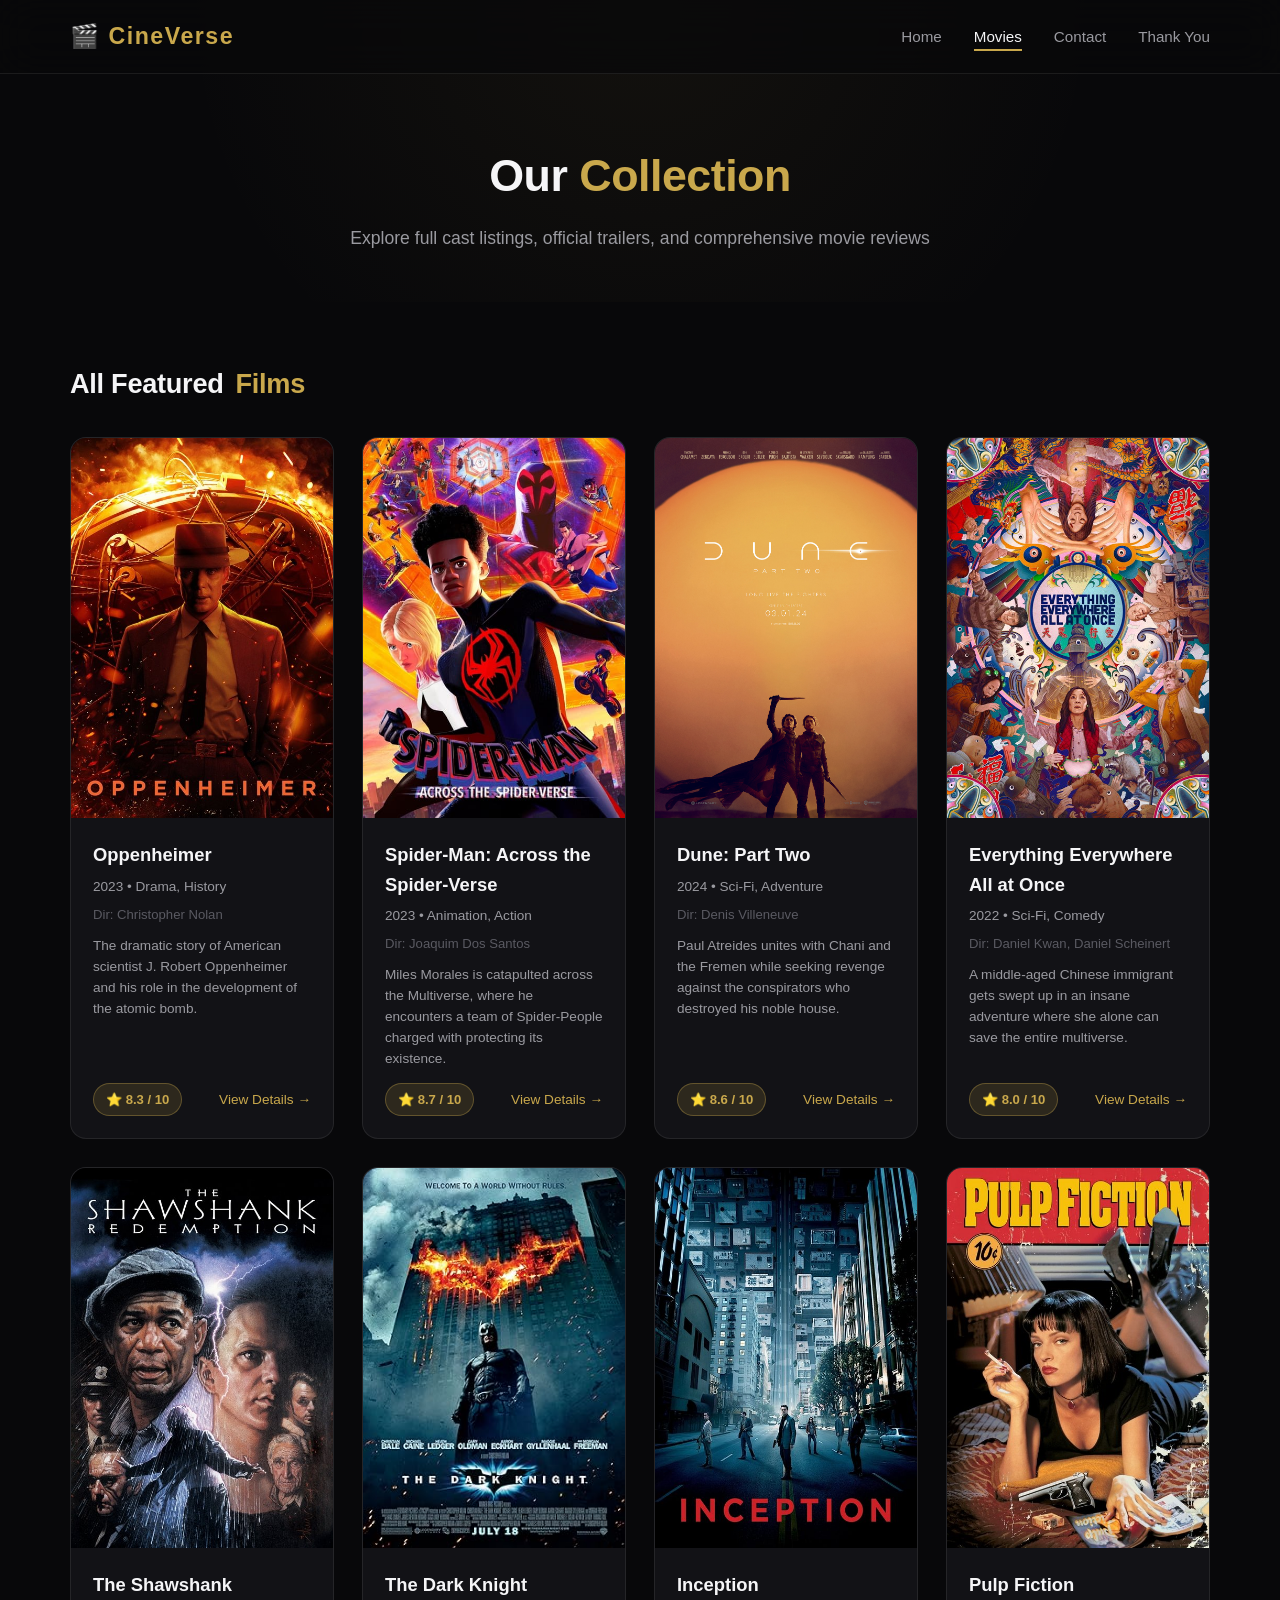
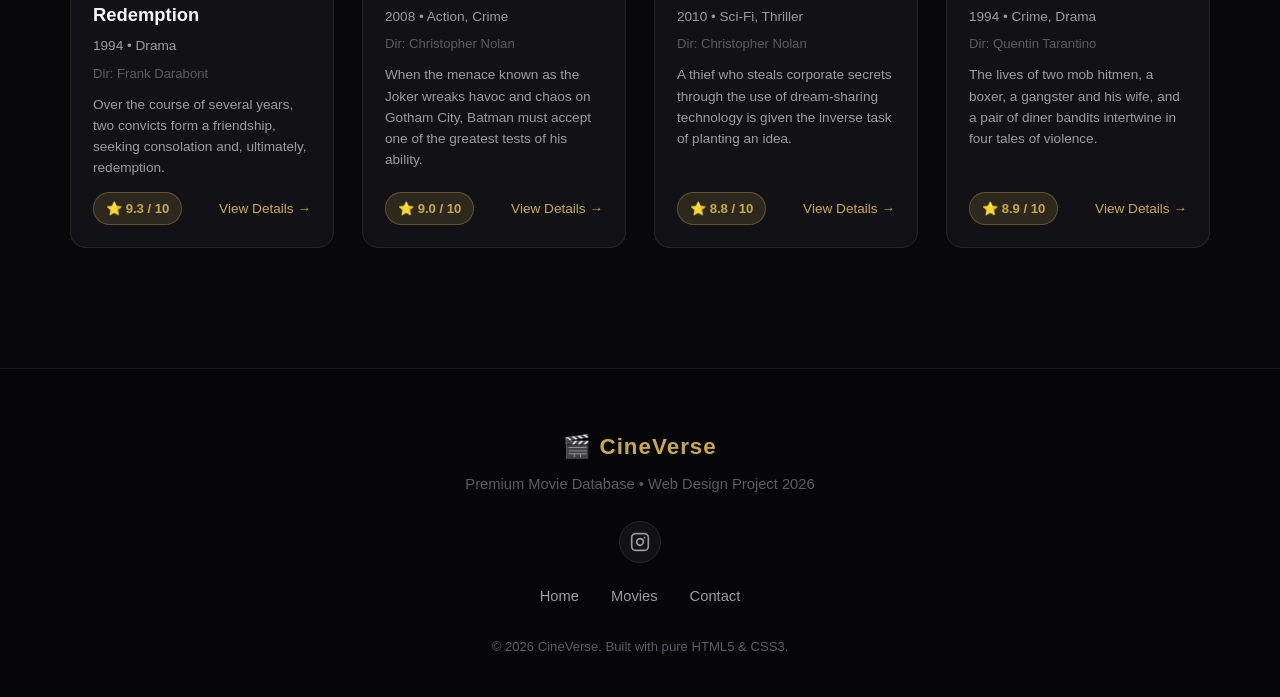
<file: project/movies.html>
<!DOCTYPE html>
<html lang="en">
<head>
    <meta charset="UTF-8">
    <meta name="viewport" content="width=device-width, initial-scale=1.0">
    <meta name="referrer" content="strict-origin-when-cross-origin">
    <title>All Movies — CineVerse</title>
    <link rel="stylesheet" href="style.css">
</head>
<body>

    <nav>
        <div class="nav-wrapper">
            <a href="index.html" class="logo">🎬 CineVerse</a>
            <ul class="nav-links">
                <li><a href="index.html">Home</a></li>
                <li><a href="movies.html" class="active">Movies</a></li>
                <li><a href="contact.html">Contact</a></li>
                <li><a href="thankyou.html">Thank You</a></li>
            </ul>
        </div>
    </nav>

    <section class="page-header">
        <h1>Our <span>Collection</span></h1>
        <p>Explore full cast listings, official trailers, and comprehensive movie reviews</p>
    </section>

    <section class="section">
        <h2 class="section-title">All Featured <span>Films</span></h2>
        <div class="movie-grid">

            <div class="movie-card">
                <a href="oppenheimer.html" class="poster-link">
                    <img src="images/oppenheimer.jpg" alt="Oppenheimer" class="poster">
                </a>
                <div class="card-body">
                    <h3>Oppenheimer</h3>
                    <p class="movie-meta">2023 &bull; Drama, History</p>
                    <p class="director">Dir: Christopher Nolan</p>
                    <p class="description">The dramatic story of American scientist J. Robert Oppenheimer and his role in the development of the atomic bomb.</p>
                    <div class="card-footer">
                        <span class="rating">⭐ 8.3 / 10</span>
                        <a href="oppenheimer.html" class="details-btn">View Details →</a>
                    </div>
                </div>
            </div>

            <div class="movie-card">
                <a href="spiderman.html" class="poster-link">
                    <img src="images/spiderman.jpg" alt="Spider-Man: Across the Spider-Verse" class="poster">
                </a>
                <div class="card-body">
                    <h3>Spider-Man: Across the Spider-Verse</h3>
                    <p class="movie-meta">2023 &bull; Animation, Action</p>
                    <p class="director">Dir: Joaquim Dos Santos</p>
                    <p class="description">Miles Morales is catapulted across the Multiverse, where he encounters a team of Spider-People charged with protecting its existence.</p>
                    <div class="card-footer">
                        <span class="rating">⭐ 8.7 / 10</span>
                        <a href="spiderman.html" class="details-btn">View Details →</a>
                    </div>
                </div>
            </div>

            <div class="movie-card">
                <a href="dune2.html" class="poster-link">
                    <img src="images/dune2.jpg" alt="Dune: Part Two" class="poster">
                </a>
                <div class="card-body">
                    <h3>Dune: Part Two</h3>
                    <p class="movie-meta">2024 &bull; Sci-Fi, Adventure</p>
                    <p class="director">Dir: Denis Villeneuve</p>
                    <p class="description">Paul Atreides unites with Chani and the Fremen while seeking revenge against the conspirators who destroyed his noble house.</p>
                    <div class="card-footer">
                        <span class="rating">⭐ 8.6 / 10</span>
                        <a href="dune2.html" class="details-btn">View Details →</a>
                    </div>
                </div>
            </div>

            <div class="movie-card">
                <a href="eeaao.html" class="poster-link">
                    <img src="images/eeaao.jpg" alt="Everything Everywhere All at Once" class="poster">
                </a>
                <div class="card-body">
                    <h3>Everything Everywhere All at Once</h3>
                    <p class="movie-meta">2022 &bull; Sci-Fi, Comedy</p>
                    <p class="director">Dir: Daniel Kwan, Daniel Scheinert</p>
                    <p class="description">A middle-aged Chinese immigrant gets swept up in an insane adventure where she alone can save the entire multiverse.</p>
                    <div class="card-footer">
                        <span class="rating">⭐ 8.0 / 10</span>
                        <a href="eeaao.html" class="details-btn">View Details →</a>
                    </div>
                </div>
            </div>

            <div class="movie-card">
                <a href="shawshank.html" class="poster-link">
                    <img src="images/shawshank.jpg" alt="The Shawshank Redemption" class="poster">
                </a>
                <div class="card-body">
                    <h3>The Shawshank Redemption</h3>
                    <p class="movie-meta">1994 &bull; Drama</p>
                    <p class="director">Dir: Frank Darabont</p>
                    <p class="description">Over the course of several years, two convicts form a friendship, seeking consolation and, ultimately, redemption.</p>
                    <div class="card-footer">
                        <span class="rating">⭐ 9.3 / 10</span>
                        <a href="shawshank.html" class="details-btn">View Details →</a>
                    </div>
                </div>
            </div>

            <div class="movie-card">
                <a href="dark-knight.html" class="poster-link">
                    <img src="images/dark_knight.jpg" alt="The Dark Knight" class="poster">
                </a>
                <div class="card-body">
                    <h3>The Dark Knight</h3>
                    <p class="movie-meta">2008 &bull; Action, Crime</p>
                    <p class="director">Dir: Christopher Nolan</p>
                    <p class="description">When the menace known as the Joker wreaks havoc and chaos on Gotham City, Batman must accept one of the greatest tests of his ability.</p>
                    <div class="card-footer">
                        <span class="rating">⭐ 9.0 / 10</span>
                        <a href="dark-knight.html" class="details-btn">View Details →</a>
                    </div>
                </div>
            </div>

            <div class="movie-card">
                <a href="inception.html" class="poster-link">
                    <img src="images/inception.jpg" alt="Inception" class="poster">
                </a>
                <div class="card-body">
                    <h3>Inception</h3>
                    <p class="movie-meta">2010 &bull; Sci-Fi, Thriller</p>
                    <p class="director">Dir: Christopher Nolan</p>
                    <p class="description">A thief who steals corporate secrets through the use of dream-sharing technology is given the inverse task of planting an idea.</p>
                    <div class="card-footer">
                        <span class="rating">⭐ 8.8 / 10</span>
                        <a href="inception.html" class="details-btn">View Details →</a>
                    </div>
                </div>
            </div>

            <div class="movie-card">
                <a href="pulp-fiction.html" class="poster-link">
                    <img src="images/pulp_fiction.jpg" alt="Pulp Fiction" class="poster">
                </a>
                <div class="card-body">
                    <h3>Pulp Fiction</h3>
                    <p class="movie-meta">1994 &bull; Crime, Drama</p>
                    <p class="director">Dir: Quentin Tarantino</p>
                    <p class="description">The lives of two mob hitmen, a boxer, a gangster and his wife, and a pair of diner bandits intertwine in four tales of violence.</p>
                    <div class="card-footer">
                        <span class="rating">⭐ 8.9 / 10</span>
                        <a href="pulp-fiction.html" class="details-btn">View Details →</a>
                    </div>
                </div>
            </div>

        </div>
    </section>

    <footer>
        <div class="footer-content">
            <p class="footer-logo">🎬 CineVerse</p>
            <p class="footer-tagline">Premium Movie Database &bull; Web Design Project 2026</p>
            
            <div class="footer-social">
                <a href="https://www.instagram.com/_bhalu2009?exln=dmNkaDlkYXdmMzhl" target="_blank" title="Follow on Instagram" class="social-icon">
                    <svg xmlns="http://www.w3.org/2000/svg" width="20" height="20" viewBox="0 0 24 24" fill="none" stroke="currentColor" stroke-width="2" stroke-linecap="round" stroke-linejoin="round">
                        <rect x="2" y="2" width="20" height="20" rx="5" ry="5"></rect>
                        <path d="M16 11.37A4 4 0 1 1 12.63 8 4 4 0 0 1 16 11.37z"></path>
                        <line x1="17.5" y1="6.5" x2="17.51" y2="6.5"></line>
                    </svg>
                </a>
            </div>

            <div class="footer-links">
                <a href="index.html">Home</a>
                <a href="movies.html">Movies</a>
                <a href="contact.html">Contact</a>
            </div>
            <p class="copyright">&copy; 2026 CineVerse. Built with pure HTML5 &amp; CSS3.</p>
        </div>
    </footer>

</body>
</html>
</file>
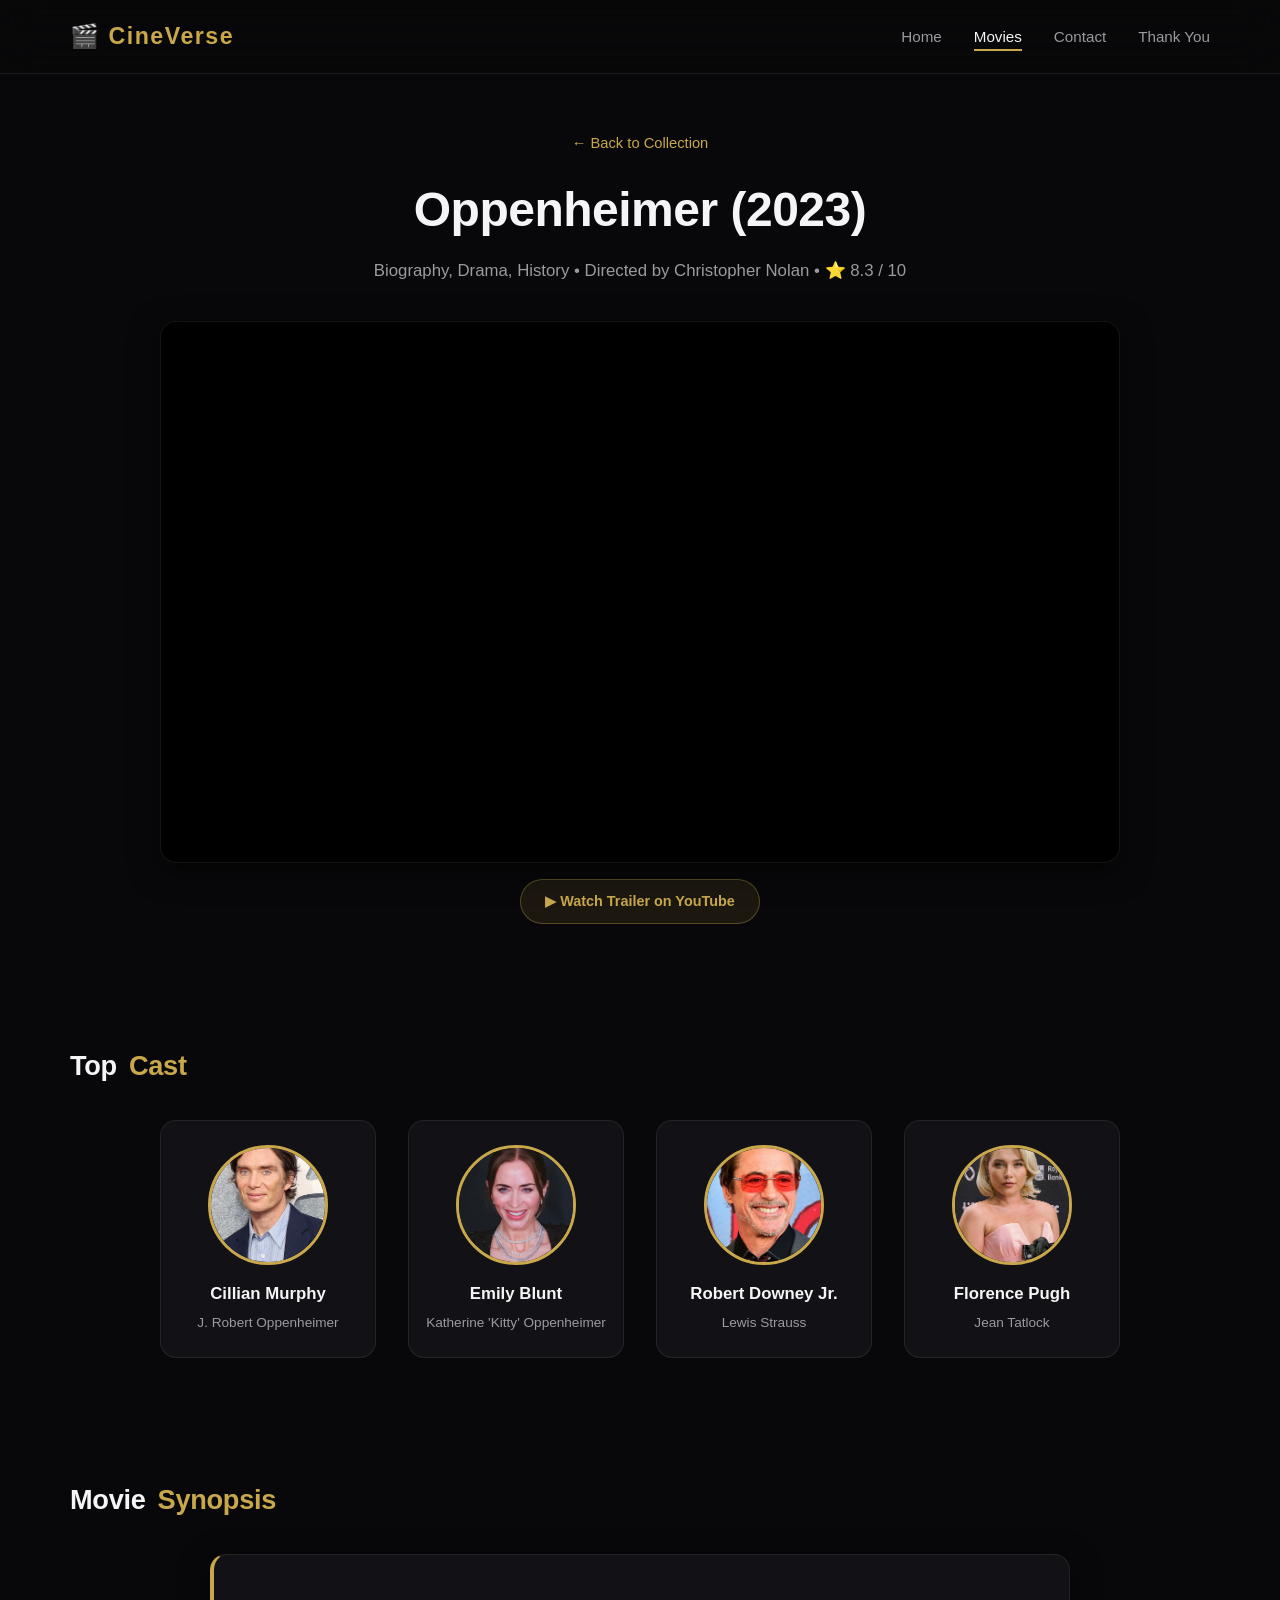
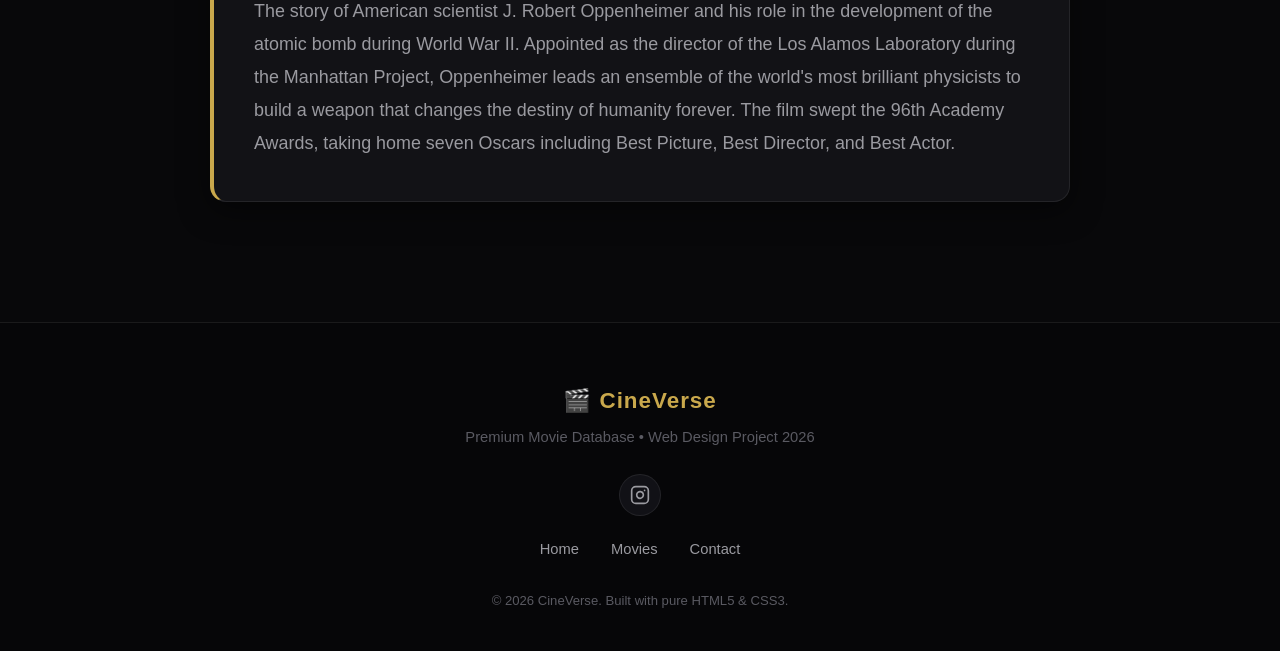
<file: project/oppenheimer.html>
<!DOCTYPE html>
<html lang="en">
<head>
    <meta charset="UTF-8">
    <meta name="viewport" content="width=device-width, initial-scale=1.0">
    <meta name="referrer" content="strict-origin-when-cross-origin">
    <title>Oppenheimer (2023) — CineVerse</title>
    <link rel="stylesheet" href="style.css">
</head>
<body>

    <nav>
        <div class="nav-wrapper">
            <a href="index.html" class="logo">🎬 CineVerse</a>
            <ul class="nav-links">
                <li><a href="index.html">Home</a></li>
                <li><a href="movies.html" class="active">Movies</a></li>
                <li><a href="contact.html">Contact</a></li>
                <li><a href="thankyou.html">Thank You</a></li>
            </ul>
        </div>
    </nav>

    <section class="section movie-detail-header">
        <a href="movies.html" class="back-link">&larr; Back to Collection</a>
        <h1>Oppenheimer (2023)</h1>
        <p class="movie-meta">Biography, Drama, History &bull; Directed by Christopher Nolan &bull; ⭐ 8.3 / 10</p>
    </section>

    <!-- TRAILER SECTION -->
    <section class="section" style="padding-top: 10px;">
        <div class="trailer-wrapper">
            <div class="trailer-container">
                <iframe src="https://www.youtube-nocookie.com/embed/uYPbbksJxIg" 
                        title="Oppenheimer Official Trailer" 
                        allow="accelerometer; autoplay; clipboard-write; encrypted-media; gyroscope; picture-in-picture; web-share" 
                        referrerpolicy="strict-origin-when-cross-origin" 
                        allowfullscreen></iframe>
            </div>
            <div class="trailer-actions">
                <a href="https://www.youtube.com/watch?v=uYPbbksJxIg" target="_blank" class="watch-external-btn">
                    ▶ Watch Trailer on YouTube
                </a>
            </div>
        </div>
    </section>

    <!-- CAST SECTION -->
    <section class="section">
        <h2 class="section-title">Top <span>Cast</span></h2>
        <div class="cast-grid">
            <div class="cast-member">
                <img src="images/cast/cillian_murphy.jpg" alt="Cillian Murphy" class="cast-img">
                <h4>Cillian Murphy</h4>
                <p>J. Robert Oppenheimer</p>
            </div>
            <div class="cast-member">
                <img src="images/cast/emily_blunt.jpg" alt="Emily Blunt" class="cast-img">
                <h4>Emily Blunt</h4>
                <p>Katherine 'Kitty' Oppenheimer</p>
            </div>
            <div class="cast-member">
                <img src="images/cast/robert_downey_jr.jpg" alt="Robert Downey Jr." class="cast-img">
                <h4>Robert Downey Jr.</h4>
                <p>Lewis Strauss</p>
            </div>
            <div class="cast-member">
                <img src="images/cast/florence_pugh.jpg" alt="Florence Pugh" class="cast-img">
                <h4>Florence Pugh</h4>
                <p>Jean Tatlock</p>
            </div>
        </div>
    </section>

    <!-- SUMMARY SECTION -->
    <section class="section">
        <h2 class="section-title">Movie <span>Synopsis</span></h2>
        <div class="summary-box">
            The story of American scientist J. Robert Oppenheimer and his role in the development of the atomic bomb during World War II. Appointed as the director of the Los Alamos Laboratory during the Manhattan Project, Oppenheimer leads an ensemble of the world's most brilliant physicists to build a weapon that changes the destiny of humanity forever. The film swept the 96th Academy Awards, taking home seven Oscars including Best Picture, Best Director, and Best Actor.
        </div>
    </section>

    <footer>
        <div class="footer-content">
            <p class="footer-logo">🎬 CineVerse</p>
            <p class="footer-tagline">Premium Movie Database &bull; Web Design Project 2026</p>
            
            <div class="footer-social">
                <a href="https://www.instagram.com/_bhalu2009?exln=dmNkaDlkYXdmMzhl" target="_blank" title="Follow on Instagram" class="social-icon">
                    <svg xmlns="http://www.w3.org/2000/svg" width="20" height="20" viewBox="0 0 24 24" fill="none" stroke="currentColor" stroke-width="2" stroke-linecap="round" stroke-linejoin="round">
                        <rect x="2" y="2" width="20" height="20" rx="5" ry="5"></rect>
                        <path d="M16 11.37A4 4 0 1 1 12.63 8 4 4 0 0 1 16 11.37z"></path>
                        <line x1="17.5" y1="6.5" x2="17.51" y2="6.5"></line>
                    </svg>
                </a>
            </div>

            <div class="footer-links">
                <a href="index.html">Home</a>
                <a href="movies.html">Movies</a>
                <a href="contact.html">Contact</a>
            </div>
            <p class="copyright">&copy; 2026 CineVerse. Built with pure HTML5 &amp; CSS3.</p>
        </div>
    </footer>

</body>
</html>
</file>
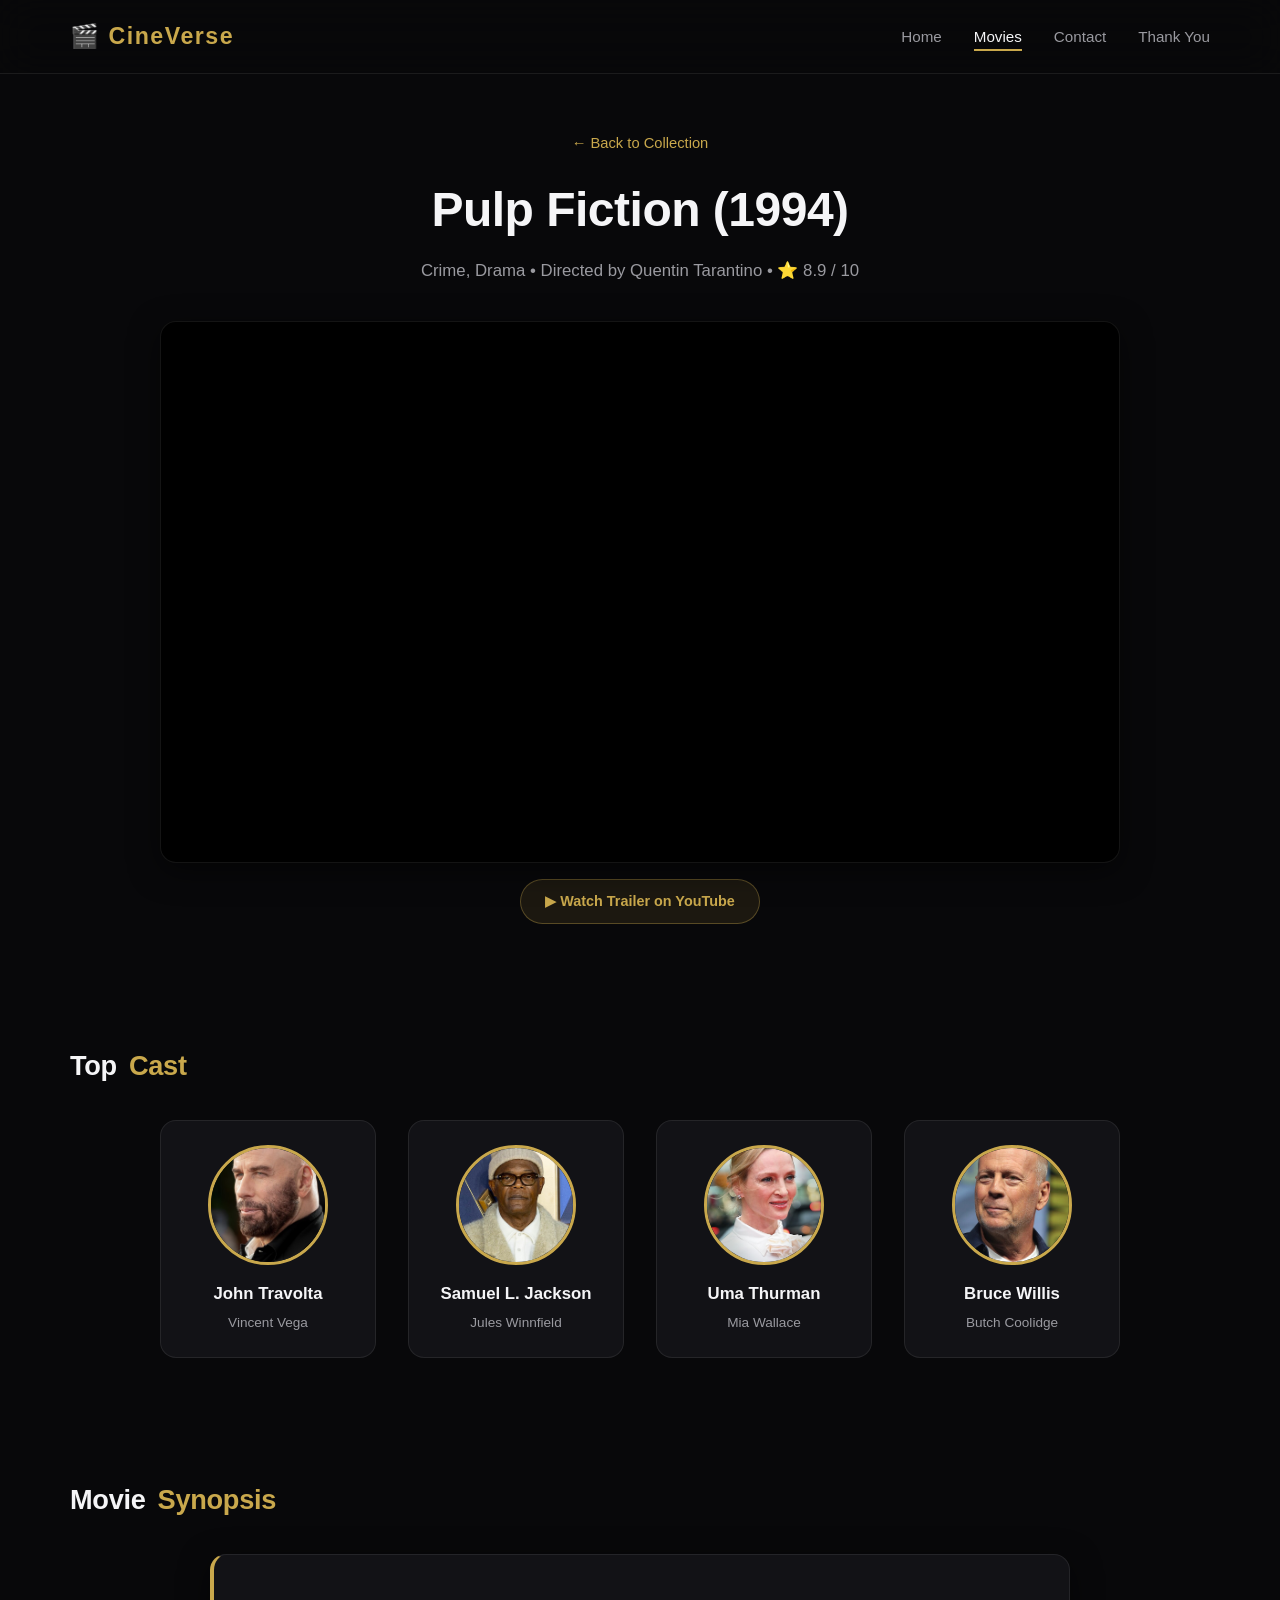
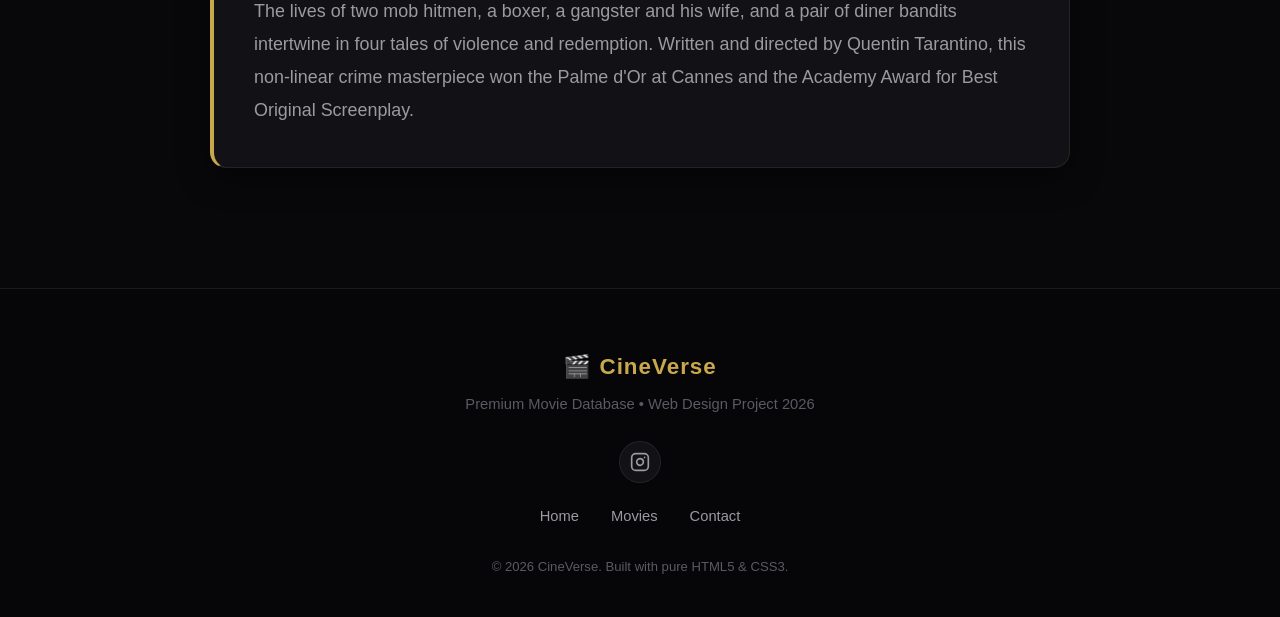
<file: project/pulp-fiction.html>
<!DOCTYPE html>
<html lang="en">
<head>
    <meta charset="UTF-8">
    <meta name="viewport" content="width=device-width, initial-scale=1.0">
    <meta name="referrer" content="strict-origin-when-cross-origin">
    <title>Pulp Fiction (1994) — CineVerse</title>
    <link rel="stylesheet" href="style.css">
</head>
<body>

    <nav>
        <div class="nav-wrapper">
            <a href="index.html" class="logo">🎬 CineVerse</a>
            <ul class="nav-links">
                <li><a href="index.html">Home</a></li>
                <li><a href="movies.html" class="active">Movies</a></li>
                <li><a href="contact.html">Contact</a></li>
                <li><a href="thankyou.html">Thank You</a></li>
            </ul>
        </div>
    </nav>

    <section class="section movie-detail-header">
        <a href="movies.html" class="back-link">&larr; Back to Collection</a>
        <h1>Pulp Fiction (1994)</h1>
        <p class="movie-meta">Crime, Drama &bull; Directed by Quentin Tarantino &bull; ⭐ 8.9 / 10</p>
    </section>

    <!-- TRAILER SECTION -->
    <section class="section" style="padding-top: 10px;">
        <div class="trailer-wrapper">
            <div class="trailer-container">
                <iframe src="https://www.youtube-nocookie.com/embed/s7EdQ4FqbhY" 
                        title="Pulp Fiction Official Trailer" 
                        allow="accelerometer; autoplay; clipboard-write; encrypted-media; gyroscope; picture-in-picture; web-share" 
                        referrerpolicy="strict-origin-when-cross-origin" 
                        allowfullscreen></iframe>
            </div>
            <div class="trailer-actions">
                <a href="https://www.youtube.com/watch?v=s7EdQ4FqbhY" target="_blank" class="watch-external-btn">
                    ▶ Watch Trailer on YouTube
                </a>
            </div>
        </div>
    </section>

    <!-- CAST SECTION -->
    <section class="section">
        <h2 class="section-title">Top <span>Cast</span></h2>
        <div class="cast-grid">
            <div class="cast-member">
                <img src="images/cast/john_travolta.jpg" alt="John Travolta" class="cast-img">
                <h4>John Travolta</h4>
                <p>Vincent Vega</p>
            </div>
            <div class="cast-member">
                <img src="images/cast/samuel_jackson.jpg" alt="Samuel L. Jackson" class="cast-img">
                <h4>Samuel L. Jackson</h4>
                <p>Jules Winnfield</p>
            </div>
            <div class="cast-member">
                <img src="images/cast/uma_thurman.jpg" alt="Uma Thurman" class="cast-img">
                <h4>Uma Thurman</h4>
                <p>Mia Wallace</p>
            </div>
            <div class="cast-member">
                <img src="images/cast/bruce_willis.jpg" alt="Bruce Willis" class="cast-img">
                <h4>Bruce Willis</h4>
                <p>Butch Coolidge</p>
            </div>
        </div>
    </section>

    <!-- SUMMARY SECTION -->
    <section class="section">
        <h2 class="section-title">Movie <span>Synopsis</span></h2>
        <div class="summary-box">
            The lives of two mob hitmen, a boxer, a gangster and his wife, and a pair of diner bandits intertwine in four tales of violence and redemption. Written and directed by Quentin Tarantino, this non-linear crime masterpiece won the Palme d'Or at Cannes and the Academy Award for Best Original Screenplay.
        </div>
    </section>

    <footer>
        <div class="footer-content">
            <p class="footer-logo">🎬 CineVerse</p>
            <p class="footer-tagline">Premium Movie Database &bull; Web Design Project 2026</p>
            
            <div class="footer-social">
                <a href="https://www.instagram.com/_bhalu2009?exln=dmNkaDlkYXdmMzhl" target="_blank" title="Follow on Instagram" class="social-icon">
                    <svg xmlns="http://www.w3.org/2000/svg" width="20" height="20" viewBox="0 0 24 24" fill="none" stroke="currentColor" stroke-width="2" stroke-linecap="round" stroke-linejoin="round">
                        <rect x="2" y="2" width="20" height="20" rx="5" ry="5"></rect>
                        <path d="M16 11.37A4 4 0 1 1 12.63 8 4 4 0 0 1 16 11.37z"></path>
                        <line x1="17.5" y1="6.5" x2="17.51" y2="6.5"></line>
                    </svg>
                </a>
            </div>

            <div class="footer-links">
                <a href="index.html">Home</a>
                <a href="movies.html">Movies</a>
                <a href="contact.html">Contact</a>
            </div>
            <p class="copyright">&copy; 2026 CineVerse. Built with pure HTML5 &amp; CSS3.</p>
        </div>
    </footer>

</body>
</html>
</file>
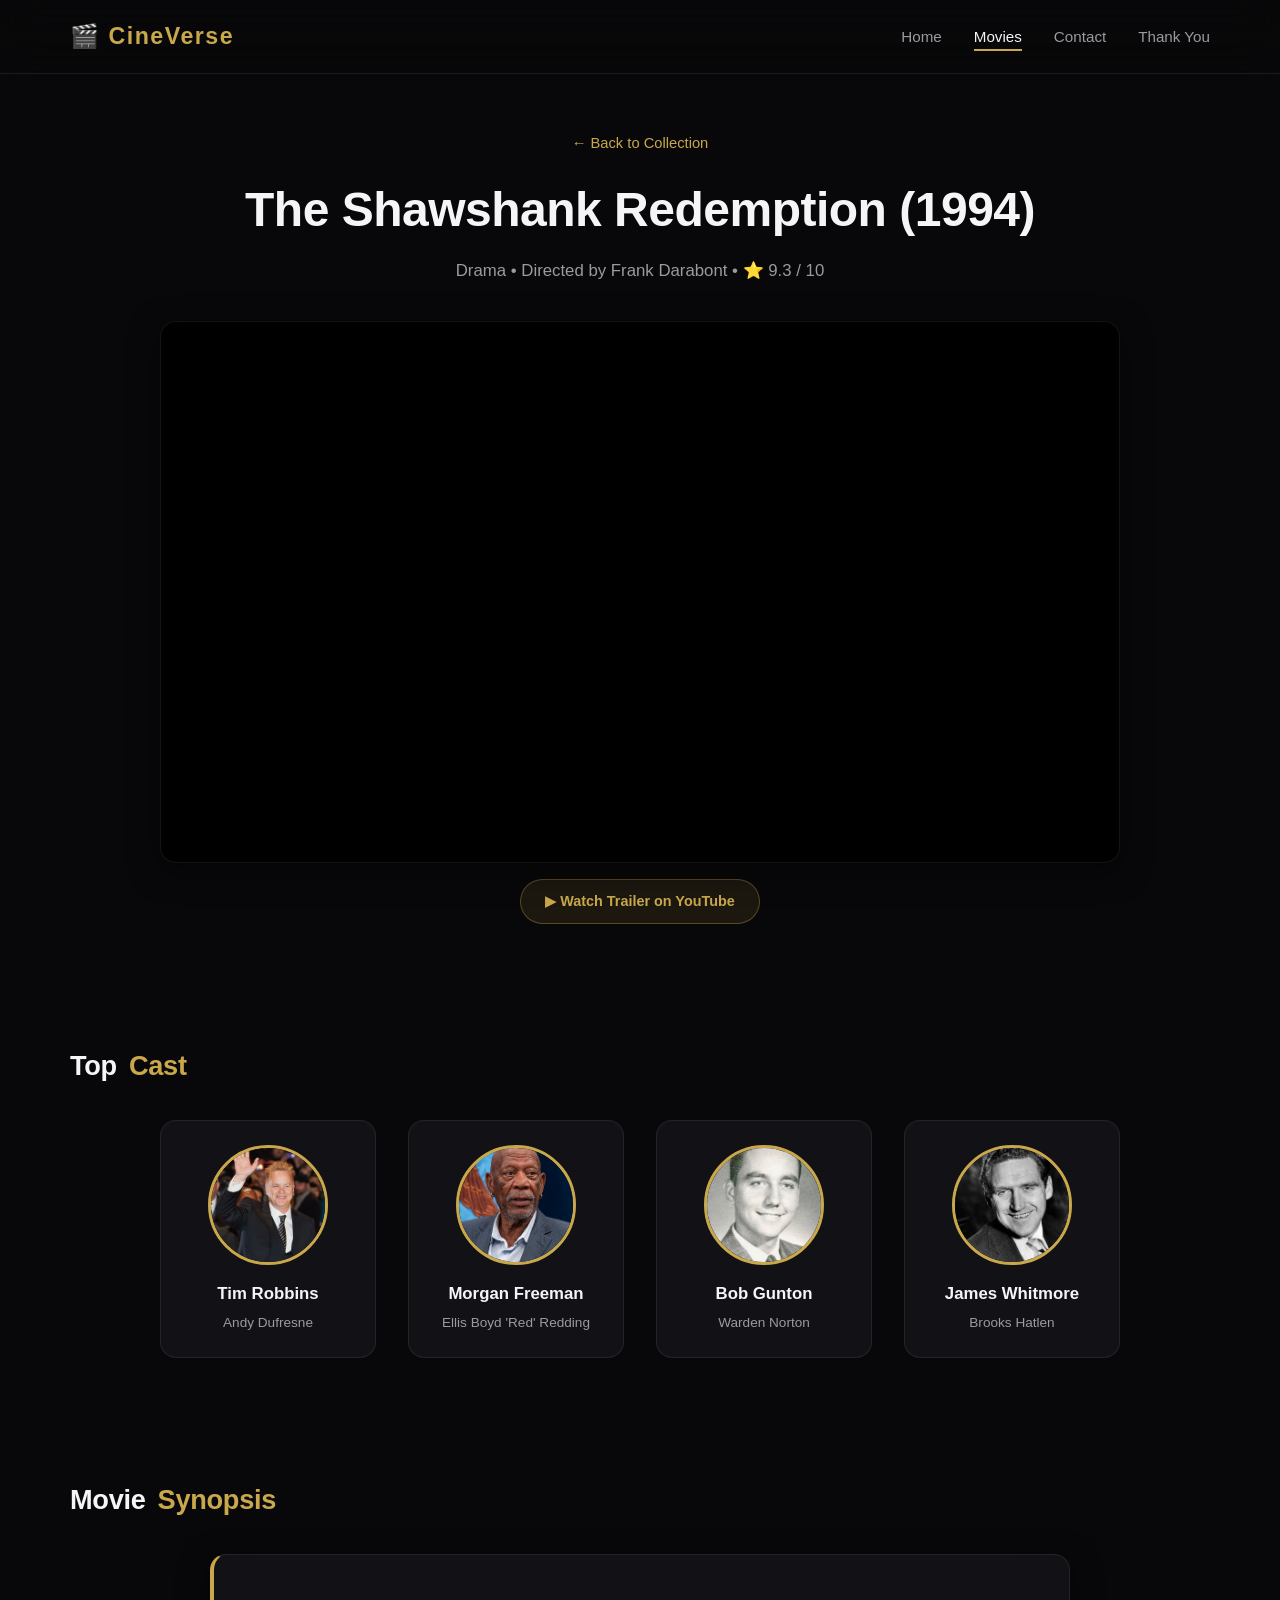
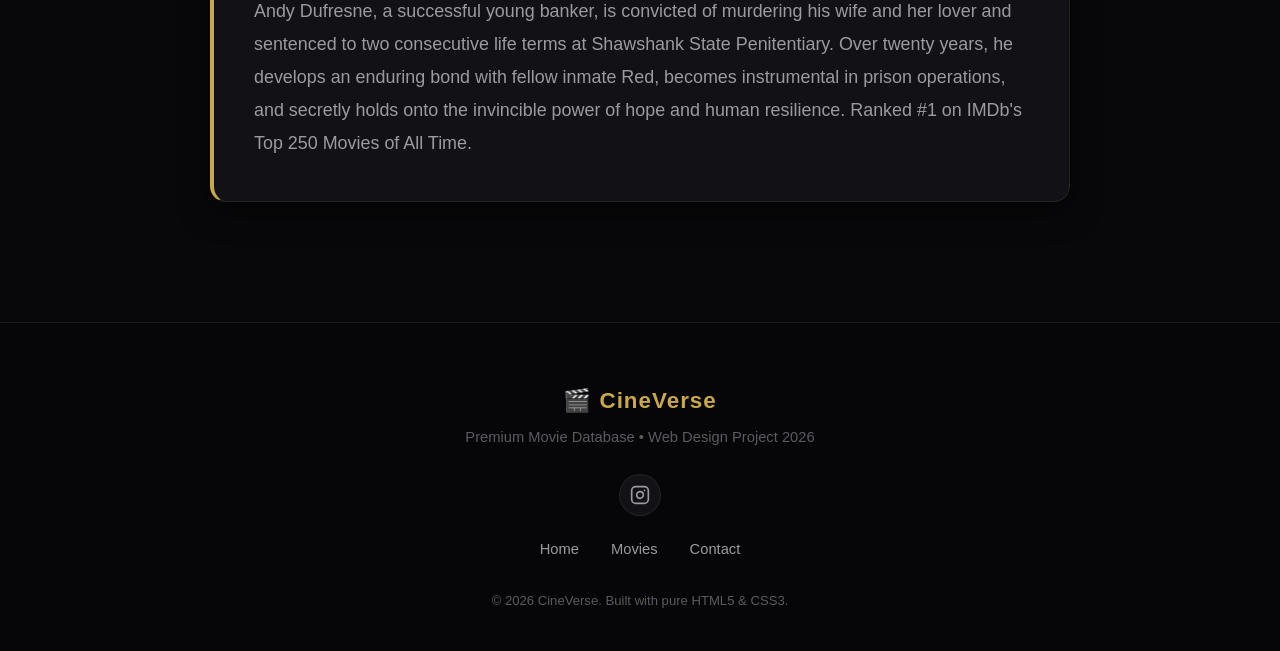
<file: project/shawshank.html>
<!DOCTYPE html>
<html lang="en">
<head>
    <meta charset="UTF-8">
    <meta name="viewport" content="width=device-width, initial-scale=1.0">
    <meta name="referrer" content="strict-origin-when-cross-origin">
    <title>The Shawshank Redemption (1994) — CineVerse</title>
    <link rel="stylesheet" href="style.css">
</head>
<body>

    <nav>
        <div class="nav-wrapper">
            <a href="index.html" class="logo">🎬 CineVerse</a>
            <ul class="nav-links">
                <li><a href="index.html">Home</a></li>
                <li><a href="movies.html" class="active">Movies</a></li>
                <li><a href="contact.html">Contact</a></li>
                <li><a href="thankyou.html">Thank You</a></li>
            </ul>
        </div>
    </nav>

    <section class="section movie-detail-header">
        <a href="movies.html" class="back-link">&larr; Back to Collection</a>
        <h1>The Shawshank Redemption (1994)</h1>
        <p class="movie-meta">Drama &bull; Directed by Frank Darabont &bull; ⭐ 9.3 / 10</p>
    </section>

    <!-- TRAILER SECTION -->
    <section class="section" style="padding-top: 10px;">
        <div class="trailer-wrapper">
            <div class="trailer-container">
                <iframe src="https://www.youtube-nocookie.com/embed/6hB3S9bIaco" 
                        title="The Shawshank Redemption Official Trailer" 
                        allow="accelerometer; autoplay; clipboard-write; encrypted-media; gyroscope; picture-in-picture; web-share" 
                        referrerpolicy="strict-origin-when-cross-origin" 
                        allowfullscreen></iframe>
            </div>
            <div class="trailer-actions">
                <a href="https://www.youtube.com/watch?v=6hB3S9bIaco" target="_blank" class="watch-external-btn">
                    ▶ Watch Trailer on YouTube
                </a>
            </div>
        </div>
    </section>

    <!-- CAST SECTION -->
    <section class="section">
        <h2 class="section-title">Top <span>Cast</span></h2>
        <div class="cast-grid">
            <div class="cast-member">
                <img src="images/cast/tim_robbins.jpg" alt="Tim Robbins" class="cast-img">
                <h4>Tim Robbins</h4>
                <p>Andy Dufresne</p>
            </div>
            <div class="cast-member">
                <img src="images/cast/morgan_freeman.jpg" alt="Morgan Freeman" class="cast-img">
                <h4>Morgan Freeman</h4>
                <p>Ellis Boyd 'Red' Redding</p>
            </div>
            <div class="cast-member">
                <img src="images/cast/bob_gunton.jpg" alt="Bob Gunton" class="cast-img">
                <h4>Bob Gunton</h4>
                <p>Warden Norton</p>
            </div>
            <div class="cast-member">
                <img src="images/cast/james_whitmore.jpg" alt="James Whitmore" class="cast-img">
                <h4>James Whitmore</h4>
                <p>Brooks Hatlen</p>
            </div>
        </div>
    </section>

    <!-- SUMMARY SECTION -->
    <section class="section">
        <h2 class="section-title">Movie <span>Synopsis</span></h2>
        <div class="summary-box">
            Andy Dufresne, a successful young banker, is convicted of murdering his wife and her lover and sentenced to two consecutive life terms at Shawshank State Penitentiary. Over twenty years, he develops an enduring bond with fellow inmate Red, becomes instrumental in prison operations, and secretly holds onto the invincible power of hope and human resilience. Ranked #1 on IMDb's Top 250 Movies of All Time.
        </div>
    </section>

    <footer>
        <div class="footer-content">
            <p class="footer-logo">🎬 CineVerse</p>
            <p class="footer-tagline">Premium Movie Database &bull; Web Design Project 2026</p>
            
            <div class="footer-social">
                <a href="https://www.instagram.com/_bhalu2009?exln=dmNkaDlkYXdmMzhl" target="_blank" title="Follow on Instagram" class="social-icon">
                    <svg xmlns="http://www.w3.org/2000/svg" width="20" height="20" viewBox="0 0 24 24" fill="none" stroke="currentColor" stroke-width="2" stroke-linecap="round" stroke-linejoin="round">
                        <rect x="2" y="2" width="20" height="20" rx="5" ry="5"></rect>
                        <path d="M16 11.37A4 4 0 1 1 12.63 8 4 4 0 0 1 16 11.37z"></path>
                        <line x1="17.5" y1="6.5" x2="17.51" y2="6.5"></line>
                    </svg>
                </a>
            </div>

            <div class="footer-links">
                <a href="index.html">Home</a>
                <a href="movies.html">Movies</a>
                <a href="contact.html">Contact</a>
            </div>
            <p class="copyright">&copy; 2026 CineVerse. Built with pure HTML5 &amp; CSS3.</p>
        </div>
    </footer>

</body>
</html>
</file>
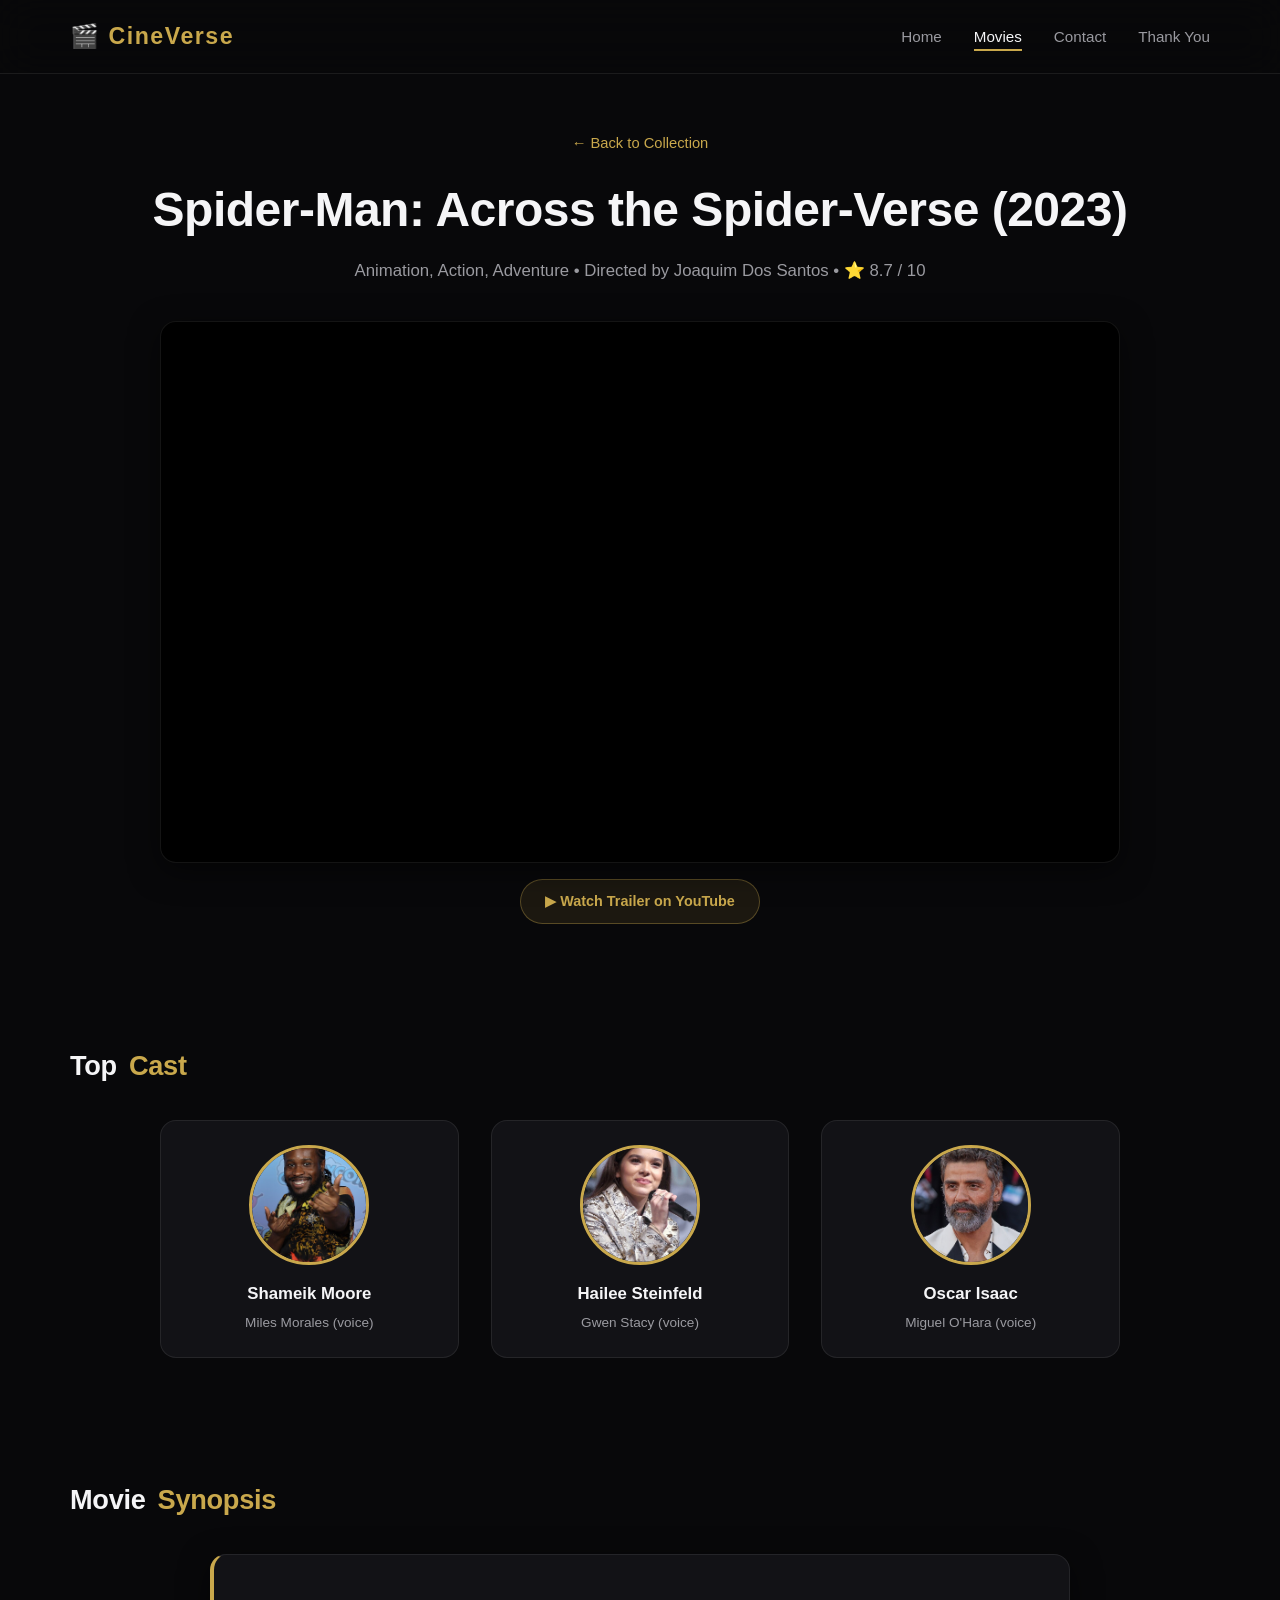
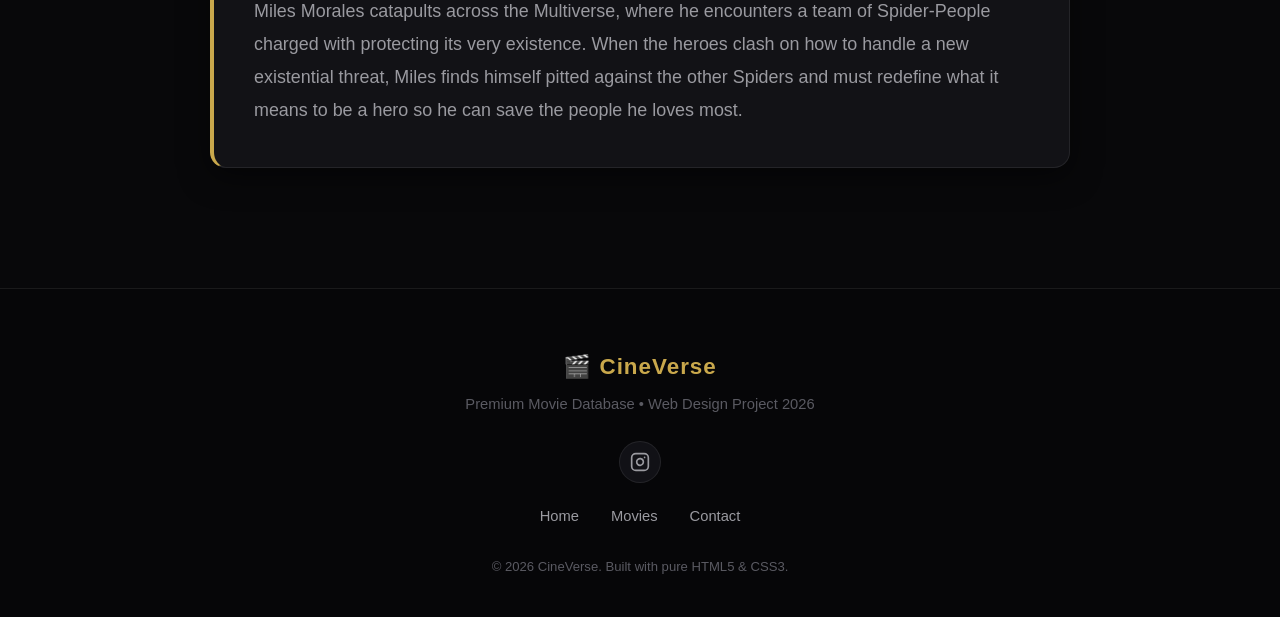
<file: project/spiderman.html>
<!DOCTYPE html>
<html lang="en">
<head>
    <meta charset="UTF-8">
    <meta name="viewport" content="width=device-width, initial-scale=1.0">
    <meta name="referrer" content="strict-origin-when-cross-origin">
    <title>Spider-Man: Across the Spider-Verse — CineVerse</title>
    <link rel="stylesheet" href="style.css">
</head>
<body>

    <nav>
        <div class="nav-wrapper">
            <a href="index.html" class="logo">🎬 CineVerse</a>
            <ul class="nav-links">
                <li><a href="index.html">Home</a></li>
                <li><a href="movies.html" class="active">Movies</a></li>
                <li><a href="contact.html">Contact</a></li>
                <li><a href="thankyou.html">Thank You</a></li>
            </ul>
        </div>
    </nav>

    <section class="section movie-detail-header">
        <a href="movies.html" class="back-link">&larr; Back to Collection</a>
        <h1>Spider-Man: Across the Spider-Verse (2023)</h1>
        <p class="movie-meta">Animation, Action, Adventure &bull; Directed by Joaquim Dos Santos &bull; ⭐ 8.7 / 10</p>
    </section>

    <!-- TRAILER SECTION -->
    <section class="section" style="padding-top: 10px;">
        <div class="trailer-wrapper">
            <div class="trailer-container">
                <iframe src="https://www.youtube-nocookie.com/embed/cqGjhVJWtEg" 
                        title="Spider-Man Across the Spider-Verse Trailer" 
                        allow="accelerometer; autoplay; clipboard-write; encrypted-media; gyroscope; picture-in-picture; web-share" 
                        referrerpolicy="strict-origin-when-cross-origin" 
                        allowfullscreen></iframe>
            </div>
            <div class="trailer-actions">
                <a href="https://www.youtube.com/watch?v=cqGjhVJWtEg" target="_blank" class="watch-external-btn">
                    ▶ Watch Trailer on YouTube
                </a>
            </div>
        </div>
    </section>

    <!-- CAST SECTION -->
    <section class="section">
        <h2 class="section-title">Top <span>Cast</span></h2>
        <div class="cast-grid">
            <div class="cast-member">
                <img src="images/cast/shameik_moore.jpg" alt="Shameik Moore" class="cast-img">
                <h4>Shameik Moore</h4>
                <p>Miles Morales (voice)</p>
            </div>
            <div class="cast-member">
                <img src="images/cast/hailee_steinfeld.jpg" alt="Hailee Steinfeld" class="cast-img">
                <h4>Hailee Steinfeld</h4>
                <p>Gwen Stacy (voice)</p>
            </div>
            <div class="cast-member">
                <img src="images/cast/oscar_isaac.jpg" alt="Oscar Isaac" class="cast-img">
                <h4>Oscar Isaac</h4>
                <p>Miguel O'Hara (voice)</p>
            </div>
        </div>
    </section>

    <!-- SUMMARY SECTION -->
    <section class="section">
        <h2 class="section-title">Movie <span>Synopsis</span></h2>
        <div class="summary-box">
            Miles Morales catapults across the Multiverse, where he encounters a team of Spider-People charged with protecting its very existence. When the heroes clash on how to handle a new existential threat, Miles finds himself pitted against the other Spiders and must redefine what it means to be a hero so he can save the people he loves most.
        </div>
    </section>

    <footer>
        <div class="footer-content">
            <p class="footer-logo">🎬 CineVerse</p>
            <p class="footer-tagline">Premium Movie Database &bull; Web Design Project 2026</p>
            
            <div class="footer-social">
                <a href="https://www.instagram.com/_bhalu2009?exln=dmNkaDlkYXdmMzhl" target="_blank" title="Follow on Instagram" class="social-icon">
                    <svg xmlns="http://www.w3.org/2000/svg" width="20" height="20" viewBox="0 0 24 24" fill="none" stroke="currentColor" stroke-width="2" stroke-linecap="round" stroke-linejoin="round">
                        <rect x="2" y="2" width="20" height="20" rx="5" ry="5"></rect>
                        <path d="M16 11.37A4 4 0 1 1 12.63 8 4 4 0 0 1 16 11.37z"></path>
                        <line x1="17.5" y1="6.5" x2="17.51" y2="6.5"></line>
                    </svg>
                </a>
            </div>

            <div class="footer-links">
                <a href="index.html">Home</a>
                <a href="movies.html">Movies</a>
                <a href="contact.html">Contact</a>
            </div>
            <p class="copyright">&copy; 2026 CineVerse. Built with pure HTML5 &amp; CSS3.</p>
        </div>
    </footer>

</body>
</html>
</file>
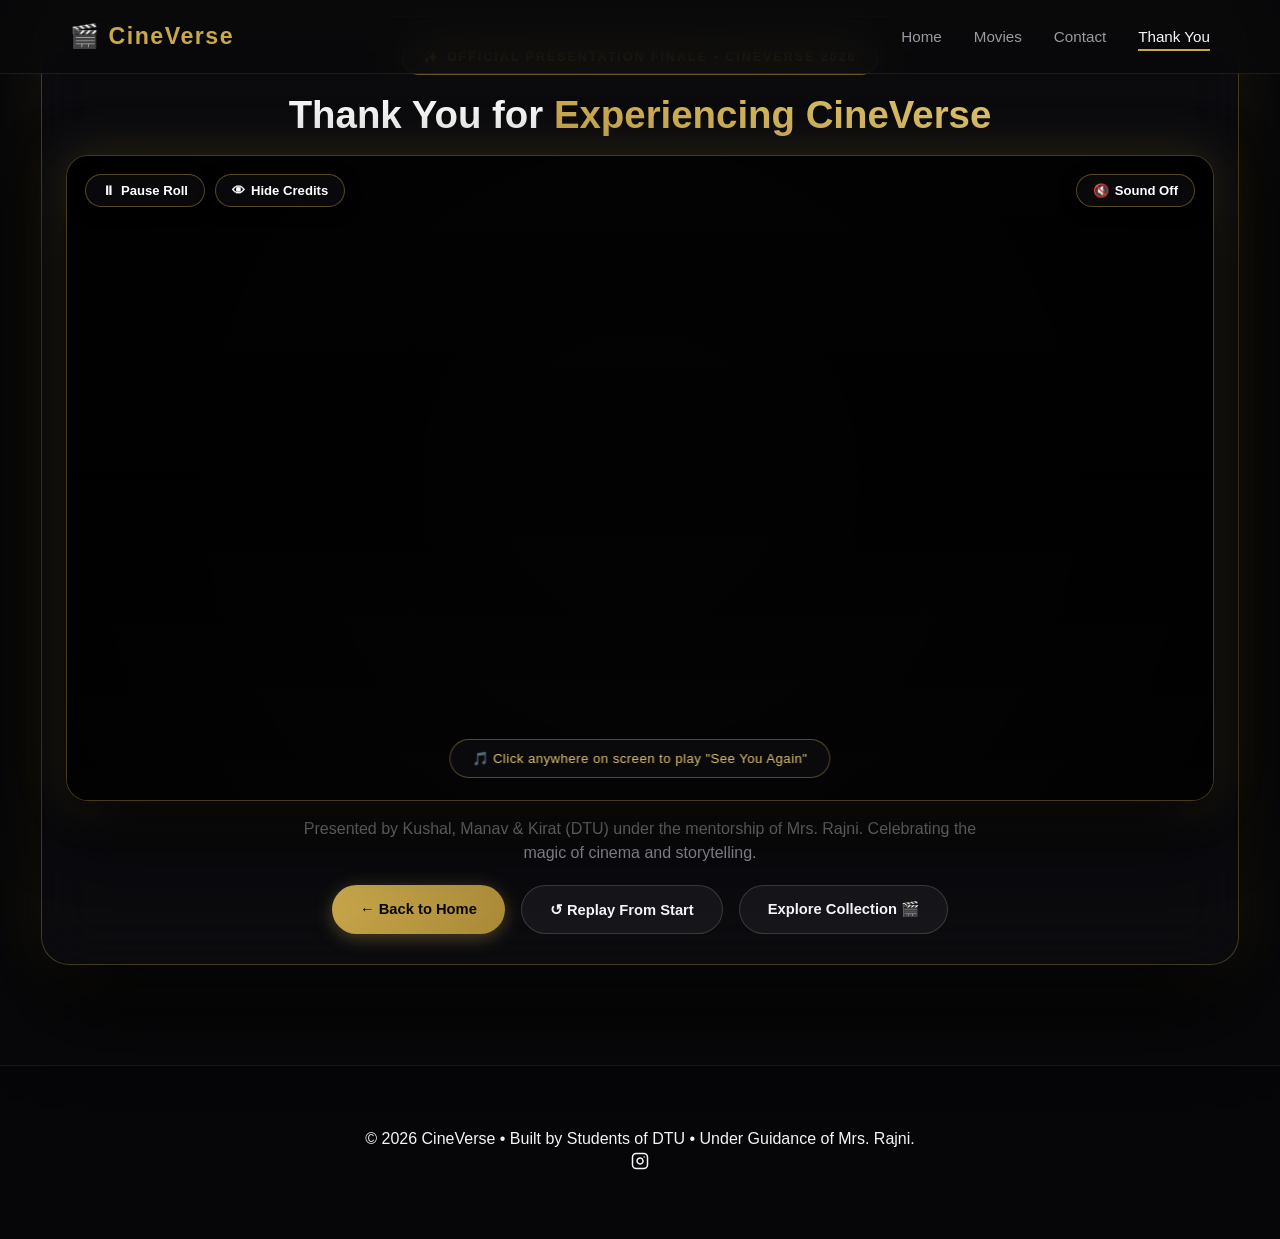
<file: project/thankyou.html>
<!DOCTYPE html>
<html lang="en">
<head>
    <meta charset="UTF-8">
    <meta name="viewport" content="width=device-width, initial-scale=1.0">
    <meta name="referrer" content="strict-origin-when-cross-origin">
    <title>Farewell &amp; Credits — CineVerse</title>
    <link rel="stylesheet" href="style.css">
</head>
<body>

    <!-- ======================================================================
         NAVIGATION BAR
         ====================================================================== -->
    <nav>
        <div class="nav-wrapper">
            <a href="index.html" class="logo">🎬 CineVerse</a>
            <ul class="nav-links">
                <li><a href="index.html">Home</a></li>
                <li><a href="movies.html">Movies</a></li>
                <li><a href="contact.html">Contact</a></li>
                <li><a href="thankyou.html" class="active">Thank You</a></li>
            </ul>
        </div>
    </nav>

    <!-- ======================================================================
         CINEMATIC FAREWELL & HOLLYWOOD END CREDITS SHOWCASE
         100% Elegant, Presentation-Ready, Zero Cringe
         Synchronized with "See You Again" by Wiz Khalifa & Charlie Puth
         ====================================================================== -->
    <main class="thankyou-wrapper">
        <div class="thankyou-card">
            
            <!-- SUBTLE BADGE -->
            <span class="thankyou-badge">✨ Official Presentation Finale &bull; CineVerse 2026</span>

            <!-- NOTICEABLE BUT NOT OVERWHELMING TITLE -->
            <h1 class="thankyou-title">Thank You for <span>Experiencing CineVerse</span></h1>

            <!-- CINEMA SCREEN WITH EREN FREEDOM & FOR PAUL TRIBUTE + HOLLYWOOD CREDITS -->
            <div class="thankyou-video-container">
                <!-- Background Tribute Video -->
                <video id="thankyouVideo" autoplay loop playsinline class="thankyou-video">
                    <source src="videos/thankyou.mp4" type="video/mp4">
                    Your browser does not support HTML5 video.
                </video>

                <!-- Cinematic Dark Vignette Overlay -->
                <div class="cinema-overlay"></div>

                <!-- Hollywood End Credits Stage -->
                <div class="credits-viewport" id="creditsViewport">
                    <div class="credits-roll" id="creditsRoll">
                        
                        <div class="credit-section">
                            <h2 class="credit-title">C I N E V E R S E</h2>
                            <p class="credit-tagline">A Cinematic Journey &bull; Web Development Showcase</p>
                        </div>

                        <div class="credit-divider"></div>

                        <div class="credit-section">
                            <p class="credit-role">EXECUTIVE CREATORS &amp; DEVELOPERS</p>
                            <p class="credit-name">Kushal</p>
                            <p class="credit-name">Manav</p>
                            <p class="credit-name">Kirat</p>
                        </div>

                        <div class="credit-divider"></div>

                        <div class="credit-section">
                            <p class="credit-role">PROJECT MENTORSHIP &amp; GUIDANCE</p>
                            <p class="credit-name">Mrs. Rajni</p>
                            <p class="credit-tagline" style="margin-top: 6px; font-size: 0.82rem;">Special Thanks for Valuable Support &amp; Review</p>
                        </div>

                        <div class="credit-divider"></div>

                        <div class="credit-section">
                            <p class="credit-role">INSTITUTION</p>
                            <p class="credit-institution">Students of DTU</p>
                            <p class="credit-tagline" style="margin-top: 4px; font-size: 0.8rem;">Delhi Technological University &bull; Dept of CSE</p>
                        </div>

                        <div class="credit-divider"></div>

                        <div class="credit-section">
                            <p class="credit-role">CURATED CINEMATIC REPERTOIRE</p>
                            <div class="credit-film-list">
                                <span class="credit-film-pill">Oppenheimer</span>
                                <span class="credit-film-pill">Spider-Man: Spider-Verse</span>
                                <span class="credit-film-pill">Dune: Part Two</span>
                                <span class="credit-film-pill">Everything Everywhere All at Once</span>
                                <span class="credit-film-pill">The Shawshank Redemption</span>
                                <span class="credit-film-pill">The Dark Knight</span>
                                <span class="credit-film-pill">Inception</span>
                                <span class="credit-film-pill">Pulp Fiction</span>
                            </div>
                        </div>

                        <div class="credit-divider"></div>

                        <div class="credit-section">
                            <p class="credit-role">SOUNDTRACK</p>
                            <p class="credit-name" style="font-size: 1.15rem;">"See You Again"</p>
                            <p class="credit-tagline" style="margin-top: 4px; font-size: 0.82rem;">Charlie Puth &amp; Wiz Khalifa</p>
                        </div>

                        <div class="credit-divider"></div>

                        <div class="credit-section">
                            <p class="credit-role">DEDICATION</p>
                            <p class="credit-quote">
                                &ldquo;It's been a long day without you, my friend...<br>
                                And I'll tell you all about it when I see you again.&rdquo;
                            </p>
                            <p class="credit-tagline" style="margin-top: 14px; font-size: 0.82rem; color: var(--accent-light);">
                                Dedicated to Cinema, Friendship &amp; Every Story That Moved Us
                            </p>
                        </div>

                        <div class="credit-divider"></div>

                        <div class="credit-section" style="padding-bottom: 80px;">
                            <h3 class="credit-title" style="font-size: 1.5rem; letter-spacing: 5px;">THANK YOU</h3>
                            <p class="credit-tagline">To Our Respected Evaluators, Teachers &amp; Classmates</p>
                            <p style="color: var(--accent); font-size: 1.4rem; margin-top: 10px;">🎬 CINEVERSE 2026</p>
                        </div>

                    </div>
                </div>

                <!-- TOP-LEFT: PAUSE / RESUME CREDITS CONTROLS -->
                <div class="video-overlay-left-controls">
                    <button id="pauseCreditsBtn" class="cinema-ctrl-btn" aria-label="Pause or Resume Credits">
                        <span id="pauseIcon">⏸</span> <span id="pauseText">Pause Roll</span>
                    </button>
                    <button id="toggleCreditsViewBtn" class="cinema-ctrl-btn" aria-label="Toggle Credits Overlay">
                        <span id="viewIcon">👁</span> <span id="viewText">Hide Credits</span>
                    </button>
                </div>

                <!-- TOP-RIGHT: SOUND CONTROLS -->
                <div class="video-overlay-controls">
                    <button id="soundToggle" class="cinema-ctrl-btn" aria-label="Toggle Sound">
                        <span id="soundIcon">🔊</span> <span id="soundText">Sound On</span>
                    </button>
                </div>

                <!-- FLOATING SOUND HINT (Fades out once audio starts) -->
                <div id="soundHint" class="sound-hint">
                    🎵 Click anywhere on screen to play "See You Again"
                </div>

            </div>

            <!-- ELEGANT SUBTITLE -->
            <p class="thankyou-subtitle">
                Presented by Kushal, Manav &amp; Kirat (DTU) under the mentorship of Mrs. Rajni. Celebrating the magic of cinema and storytelling.
            </p>

            <!-- CALL TO ACTION BUTTONS -->
            <div class="thankyou-actions">
                <a href="index.html" class="thankyou-btn primary">← Back to Home</a>
                <button id="replayBtn" class="thankyou-btn secondary">↺ Replay From Start</button>
                <a href="movies.html" class="thankyou-btn secondary">Explore Collection 🎬</a>
            </div>

        </div>
    </main>

    <!-- ======================================================================
         FOOTER WITH INSTAGRAM PROFILE
         ====================================================================== -->
    <footer>
        <div class="footer-content">
            <p>&copy; 2026 CineVerse &bull; Built by Students of DTU &bull; Under Guidance of Mrs. Rajni.</p>
            <div class="footer-social">
                <a href="https://www.instagram.com/_bhalu2009?exln=dmNkaDlkYXdmMzhl" target="_blank" class="footer-icon-link" title="Follow on Instagram" aria-label="Instagram">
                    <svg xmlns="http://www.w3.org/2000/svg" width="18" height="18" viewBox="0 0 24 24" fill="none" stroke="currentColor" stroke-width="2" stroke-linecap="round" stroke-linejoin="round">
                        <rect x="2" y="2" width="20" height="20" rx="5" ry="5"></rect>
                        <path d="M16 11.37A4 4 0 1 1 12.63 8 4 4 0 0 1 16 11.37z"></path>
                        <line x1="17.5" y1="6.5" x2="17.51" y2="6.5"></line>
                    </svg>
                </a>
            </div>
        </div>
    </footer>

    <!-- ======================================================================
         CINEMATIC CONTROLLER JAVASCRIPT
         1. Audio Autoplay / Smart Unmute (complies with browser policies)
         2. Rolling Credits Pause/Resume and Visibility Toggle
         3. Replay Button to reset video and credits together
         ====================================================================== -->
    <script>
        (function() {
            const video = document.getElementById('thankyouVideo');
            const soundToggle = document.getElementById('soundToggle');
            const soundIcon = document.getElementById('soundIcon');
            const soundText = document.getElementById('soundText');
            const soundHint = document.getElementById('soundHint');

            const creditsRoll = document.getElementById('creditsRoll');
            const pauseCreditsBtn = document.getElementById('pauseCreditsBtn');
            const pauseIcon = document.getElementById('pauseIcon');
            const pauseText = document.getElementById('pauseText');

            const toggleCreditsViewBtn = document.getElementById('toggleCreditsViewBtn');
            const viewIcon = document.getElementById('viewIcon');
            const viewText = document.getElementById('viewText');

            const replayBtn = document.getElementById('replayBtn');

            let isCreditsPaused = false;
            let isCreditsHidden = false;

            // 1. SMART AUDIO & AUTOPLAY HANDLER
            function unmuteAudio() {
                video.muted = false;
                soundIcon.textContent = '🔊';
                soundText.textContent = 'Sound On';
                if (soundHint) soundHint.style.opacity = '0';
            }

            function muteAudio() {
                video.muted = true;
                soundIcon.textContent = '🔇';
                soundText.textContent = 'Muted';
            }

            video.muted = false;
            const playPromise = video.play();

            if (playPromise !== undefined) {
                playPromise.then(() => {
                    unmuteAudio();
                }).catch(() => {
                    // Browser policy restricted unmuted autoplay:
                    // Start video muted so visual playback starts immediately without delay
                    video.muted = true;
                    video.play();
                    soundIcon.textContent = '🔇';
                    soundText.textContent = 'Sound Off';

                    // Unmute on first click/touch anywhere on screen
                    const triggerUnmute = () => {
                        unmuteAudio();
                        window.removeEventListener('click', triggerUnmute);
                        window.removeEventListener('touchstart', triggerUnmute);
                        window.removeEventListener('keydown', triggerUnmute);
                    };
                    window.addEventListener('click', triggerUnmute, { once: true });
                    window.addEventListener('touchstart', triggerUnmute, { once: true });
                    window.addEventListener('keydown', triggerUnmute, { once: true });
                });
            }

            soundToggle.addEventListener('click', function(e) {
                e.stopPropagation();
                if (video.muted) {
                    unmuteAudio();
                } else {
                    muteAudio();
                }
            });

            // 2. PAUSE / RESUME CREDITS
            pauseCreditsBtn.addEventListener('click', function(e) {
                e.stopPropagation();
                if (isCreditsPaused) {
                    creditsRoll.classList.remove('paused');
                    pauseIcon.textContent = '⏸';
                    pauseText.textContent = 'Pause Roll';
                    isCreditsPaused = false;
                } else {
                    creditsRoll.classList.add('paused');
                    pauseIcon.textContent = '▶';
                    pauseText.textContent = 'Resume';
                    isCreditsPaused = true;
                }
            });

            // 3. TOGGLE CREDITS VISIBILITY (Look at the Eren & For Paul scenes cleanly)
            toggleCreditsViewBtn.addEventListener('click', function(e) {
                e.stopPropagation();
                if (isCreditsHidden) {
                    creditsRoll.style.display = 'block';
                    viewIcon.textContent = '👁';
                    viewText.textContent = 'Hide Credits';
                    isCreditsHidden = false;
                } else {
                    creditsRoll.style.display = 'none';
                    viewIcon.textContent = '📜';
                    viewText.textContent = 'Show Credits';
                    isCreditsHidden = true;
                }
            });

            // 4. REPLAY BUTTON (Sync video and credits from the beginning)
            replayBtn.addEventListener('click', function(e) {
                e.stopPropagation();
                video.currentTime = 0;
                video.play();
                unmuteAudio();

                // Restart CSS credits roll animation
                creditsRoll.classList.remove('paused');
                isCreditsPaused = false;
                pauseIcon.textContent = '⏸';
                pauseText.textContent = 'Pause Roll';

                creditsRoll.style.animation = 'none';
                void creditsRoll.offsetWidth; // Trigger DOM reflow
                creditsRoll.style.animation = 'rollCredits 49.5s linear forwards';
            });

        })();
    </script>

</body>
</html>
</file>
<file: project/style.css>
/* ============================================================
   CINEVERSE — Premium Movie Website Stylesheet
   Created for Web Design Project
   ============================================================ */

/* ---------- CSS VARIABLES ---------- */
:root {
    --bg-primary: #08080a;
    --bg-card: #121216;
    --bg-card-hover: #18181f;
    --accent: #c9a84c;
    --accent-light: #dfc26e;
    --accent-glow: rgba(201, 168, 76, 0.15);
    --text-primary: #f5f5f7;
    --text-secondary: #9a9aa0;
    --text-muted: #5a5a62;
    --border-subtle: rgba(255, 255, 255, 0.08);
    --border-accent: rgba(201, 168, 76, 0.35);
    --radius: 16px;
    --radius-sm: 10px;
    --shadow-card: 0 8px 30px rgba(0, 0, 0, 0.5);
    --shadow-hover: 0 20px 40px rgba(0, 0, 0, 0.7);
    --shadow-glow: 0 0 35px rgba(201, 168, 76, 0.18);
    --transition: all 0.35s cubic-bezier(0.2, 0.8, 0.2, 1);
}

/* ---------- RESET & BASE ---------- */
* {
    margin: 0;
    padding: 0;
    box-sizing: border-box;
}

body {
    font-family: -apple-system, BlinkMacSystemFont, 'Segoe UI', Roboto, Helvetica, Arial, sans-serif;
    background-color: var(--bg-primary);
    color: var(--text-primary);
    line-height: 1.6;
    overflow-x: hidden;
    -webkit-font-smoothing: antialiased;
}

a {
    text-decoration: none;
    color: inherit;
}

img {
    display: block;
    max-width: 100%;
}

/* ---------- ANIMATIONS ---------- */
@keyframes fadeInUp {
    from {
        opacity: 0;
        transform: translateY(30px);
    }
    to {
        opacity: 1;
        transform: translateY(0);
    }
}

@keyframes pulseGlow {
    0%, 100% {
        opacity: 1;
        box-shadow: 0 0 15px rgba(201, 168, 76, 0.2);
    }
    50% {
        opacity: 0.7;
        box-shadow: 0 0 25px rgba(201, 168, 76, 0.4);
    }
}

/* ---------- NAVIGATION (iOS Glassmorphism) ---------- */
nav {
    position: fixed;
    top: 0;
    left: 0;
    width: 100%;
    z-index: 1000;
    background: rgba(8, 8, 10, 0.75);
    backdrop-filter: blur(20px);
    -webkit-backdrop-filter: blur(20px);
    border-bottom: 1px solid var(--border-subtle);
}

.nav-wrapper {
    max-width: 1200px;
    margin: 0 auto;
    padding: 18px 30px;
    display: flex;
    justify-content: space-between;
    align-items: center;
}

.logo {
    font-size: 1.45rem;
    font-weight: 700;
    color: var(--accent);
    letter-spacing: 1.5px;
    display: flex;
    align-items: center;
    gap: 8px;
    transition: var(--transition);
}

.logo:hover {
    color: var(--accent-light);
    transform: scale(1.02);
}

.nav-links {
    list-style: none;
    display: flex;
    gap: 32px;
}

.nav-links a {
    color: var(--text-secondary);
    font-size: 0.95rem;
    font-weight: 500;
    position: relative;
    padding: 6px 0;
    transition: color 0.25s ease;
}

.nav-links a::after {
    content: '';
    position: absolute;
    bottom: 0;
    left: 0;
    width: 0%;
    height: 2px;
    background: var(--accent);
    transition: width 0.3s ease;
}

.nav-links a:hover,
.nav-links a.active {
    color: var(--text-primary);
}

.nav-links a:hover::after,
.nav-links a.active::after {
    width: 100%;
}

/* ---------- HERO SECTION ---------- */
.hero {
    min-height: 92vh;
    display: flex;
    align-items: center;
    justify-content: center;
    text-align: center;
    padding: 140px 30px 80px;
    background: radial-gradient(circle at 50% 20%, rgba(201, 168, 76, 0.08) 0%, transparent 60%),
                var(--bg-primary);
}

.hero-text {
    max-width: 760px;
    animation: fadeInUp 0.9s ease;
}

.hero-badge {
    display: inline-block;
    padding: 8px 22px;
    border: 1px solid var(--border-accent);
    background: var(--accent-glow);
    border-radius: 50px;
    font-size: 0.78rem;
    font-weight: 600;
    color: var(--accent);
    letter-spacing: 2px;
    text-transform: uppercase;
    margin-bottom: 28px;
    animation: pulseGlow 3s infinite ease-in-out;
}

.hero-text h1 {
    font-size: 3.6rem;
    font-weight: 800;
    line-height: 1.15;
    margin-bottom: 22px;
    letter-spacing: -1px;
}

.hero-text h1 span {
    background: linear-gradient(135deg, #ffffff 40%, var(--accent) 100%);
    -webkit-background-clip: text;
    -webkit-text-fill-color: transparent;
}

.hero-text p {
    font-size: 1.15rem;
    color: var(--text-secondary);
    margin-bottom: 38px;
    line-height: 1.75;
}

.hero-btn {
    display: inline-block;
    padding: 16px 42px;
    background: var(--accent);
    color: #050505;
    font-size: 1rem;
    font-weight: 600;
    border-radius: 50px;
    transition: var(--transition);
    box-shadow: 0 8px 25px rgba(201, 168, 76, 0.3);
}

.hero-btn:hover {
    background: var(--accent-light);
    transform: translateY(-3px);
    box-shadow: 0 14px 35px rgba(201, 168, 76, 0.45);
}

/* ---------- PAGE HEADER ---------- */
.page-header {
    text-align: center;
    padding: 140px 30px 50px;
    background: radial-gradient(circle at 50% 0%, rgba(201, 168, 76, 0.06) 0%, transparent 65%),
                var(--bg-primary);
}

.page-header h1 {
    font-size: 2.8rem;
    font-weight: 800;
    letter-spacing: -0.5px;
    margin-bottom: 12px;
}

.page-header h1 span {
    color: var(--accent);
}

.page-header p {
    color: var(--text-secondary);
    font-size: 1.1rem;
}

/* ---------- SECTIONS ---------- */
.section {
    max-width: 1200px;
    margin: 0 auto;
    padding: 60px 30px;
}

.section-title {
    font-size: 1.7rem;
    font-weight: 700;
    margin-bottom: 32px;
    letter-spacing: -0.3px;
    display: flex;
    align-items: center;
    gap: 12px;
}

.section-title span {
    color: var(--accent);
}

/* ---------- MOVIE GRID ---------- */
.movie-grid {
    display: grid;
    grid-template-columns: repeat(auto-fill, minmax(260px, 1fr));
    gap: 28px;
}

/* ---------- MOVIE CARD ---------- */
.movie-card {
    background: var(--bg-card);
    border-radius: var(--radius);
    border: 1px solid var(--border-subtle);
    overflow: hidden;
    transition: var(--transition);
    display: flex;
    flex-direction: column;
}

.movie-card:hover {
    transform: translateY(-8px);
    background: var(--bg-card-hover);
    border-color: var(--border-accent);
    box-shadow: var(--shadow-hover), var(--shadow-glow);
}

.poster-link {
    display: block;
    position: relative;
    overflow: hidden;
}

.movie-card .poster {
    width: 100%;
    height: 380px;
    object-fit: cover;
    transition: transform 0.5s ease;
}

.movie-card:hover .poster {
    transform: scale(1.05);
}

.card-body {
    padding: 22px;
    flex-grow: 1;
    display: flex;
    flex-direction: column;
}

.card-body h3 {
    font-size: 1.15rem;
    font-weight: 600;
    margin-bottom: 6px;
    color: var(--text-primary);
}

.movie-meta {
    font-size: 0.85rem;
    color: var(--text-secondary);
    margin-bottom: 6px;
}

.director {
    font-size: 0.82rem;
    color: var(--text-muted);
    margin-bottom: 10px;
}

.description {
    font-size: 0.85rem;
    color: var(--text-secondary);
    line-height: 1.55;
    margin-bottom: 14px;
}

.card-footer {
    margin-top: auto;
    display: flex;
    justify-content: space-between;
    align-items: center;
}

.rating {
    display: inline-flex;
    align-items: center;
    gap: 5px;
    padding: 5px 12px;
    background: var(--accent-glow);
    border: 1px solid var(--border-accent);
    border-radius: 50px;
    font-size: 0.82rem;
    color: var(--accent);
    font-weight: 600;
}

.details-btn {
    font-size: 0.85rem;
    color: var(--accent);
    font-weight: 500;
    transition: var(--transition);
}

.details-btn:hover {
    color: var(--text-primary);
    transform: translateX(3px);
}

/* ---------- MOVIE DETAIL PAGES ---------- */
.movie-detail-header {
    text-align: center;
    padding-top: 130px;
    padding-bottom: 20px;
}

.back-link {
    display: inline-flex;
    align-items: center;
    gap: 6px;
    color: var(--accent);
    font-size: 0.92rem;
    font-weight: 500;
    margin-bottom: 16px;
    transition: var(--transition);
}

.back-link:hover {
    color: var(--text-primary);
    transform: translateX(-4px);
}

.movie-detail-header h1 {
    font-size: 3rem;
    font-weight: 800;
    margin-bottom: 10px;
    letter-spacing: -0.5px;
}

.movie-detail-header .movie-meta {
    font-size: 1.05rem;
    color: var(--text-secondary);
}

/* Trailer Section */
.trailer-wrapper {
    max-width: 960px;
    margin: 0 auto;
    text-align: center;
}

.trailer-container {
    position: relative;
    padding-bottom: 56.25%; /* 16:9 ratio */
    height: 0;
    overflow: hidden;
    border-radius: var(--radius);
    border: 1px solid var(--border-subtle);
    box-shadow: var(--shadow-card);
    background: #000;
}

.trailer-container iframe {
    position: absolute;
    top: 0;
    left: 0;
    width: 100%;
    height: 100%;
    border: none;
}

.trailer-actions {
    margin-top: 16px;
    display: flex;
    justify-content: center;
    gap: 16px;
}

.watch-external-btn {
    display: inline-flex;
    align-items: center;
    gap: 8px;
    padding: 10px 24px;
    background: rgba(201, 168, 76, 0.1);
    border: 1px solid var(--border-accent);
    border-radius: 50px;
    color: var(--accent);
    font-size: 0.9rem;
    font-weight: 600;
    transition: var(--transition);
}

.watch-external-btn:hover {
    background: var(--accent);
    color: #050505;
    transform: translateY(-2px);
    box-shadow: 0 8px 20px rgba(201, 168, 76, 0.3);
}

.trailer-note {
    display: block;
    margin-top: 12px;
    font-size: 0.82rem;
    color: var(--text-muted);
}

/* Cast Grid */
.cast-grid {
    display: grid;
    grid-template-columns: repeat(auto-fit, minmax(160px, 1fr));
    gap: 32px;
    text-align: center;
    max-width: 960px;
    margin: 0 auto;
}

.cast-member {
    background: var(--bg-card);
    padding: 24px 16px;
    border-radius: var(--radius);
    border: 1px solid var(--border-subtle);
    transition: var(--transition);
}

.cast-member:hover {
    transform: translateY(-6px);
    border-color: var(--border-accent);
    box-shadow: var(--shadow-glow);
}

.cast-img {
    width: 120px;
    height: 120px;
    border-radius: 50%;
    object-fit: cover;
    border: 3px solid var(--accent);
    margin: 0 auto 16px;
    transition: var(--transition);
    background: #18181f;
}

.cast-member:hover .cast-img {
    transform: scale(1.08);
    box-shadow: 0 0 20px rgba(201, 168, 76, 0.4);
}

.cast-member h4 {
    font-size: 1.05rem;
    font-weight: 600;
    color: var(--text-primary);
    margin-bottom: 4px;
}

.cast-member p {
    font-size: 0.85rem;
    color: var(--text-secondary);
}

/* Summary Box */
.summary-box {
    background: var(--bg-card);
    padding: 40px;
    border-radius: var(--radius);
    max-width: 860px;
    margin: 0 auto;
    font-size: 1.12rem;
    line-height: 1.85;
    color: var(--text-secondary);
    border: 1px solid var(--border-subtle);
    border-left: 4px solid var(--accent);
    box-shadow: var(--shadow-card);
}

/* ---------- CONTACT FORM ---------- */
.contact-container {
    max-width: 620px;
    margin: 0 auto;
    background: var(--bg-card);
    padding: 44px;
    border-radius: var(--radius);
    border: 1px solid var(--border-subtle);
    box-shadow: var(--shadow-card);
}

.form-group {
    margin-bottom: 24px;
}

.form-group label {
    display: block;
    font-size: 0.9rem;
    font-weight: 500;
    color: var(--text-secondary);
    margin-bottom: 8px;
}

.form-group input,
.form-group textarea {
    width: 100%;
    padding: 14px 18px;
    background: #0d0d10;
    border: 1px solid var(--border-subtle);
    border-radius: var(--radius-sm);
    color: var(--text-primary);
    font-size: 1rem;
    font-family: inherit;
    outline: none;
    transition: var(--transition);
}

.form-group input:focus,
.form-group textarea:focus {
    border-color: var(--accent);
    box-shadow: 0 0 15px rgba(201, 168, 76, 0.15);
}

.form-group textarea {
    height: 150px;
    resize: vertical;
}

.submit-btn {
    width: 100%;
    padding: 16px;
    background: var(--accent);
    color: #050505;
    font-size: 1rem;
    font-weight: 600;
    border: none;
    border-radius: 50px;
    cursor: pointer;
    transition: var(--transition);
    box-shadow: 0 8px 25px rgba(201, 168, 76, 0.25);
}

.submit-btn:hover {
    background: var(--accent-light);
    transform: translateY(-2px);
    box-shadow: 0 12px 30px rgba(201, 168, 76, 0.4);
}

/* ---------- FOOTER ---------- */
footer {
    background: #060608;
    border-top: 1px solid var(--border-subtle);
    padding: 60px 30px 40px;
    margin-top: 60px;
    text-align: center;
}

.footer-content {
    max-width: 1200px;
    margin: 0 auto;
}

.footer-logo {
    font-size: 1.4rem;
    font-weight: 700;
    color: var(--accent);
    letter-spacing: 1px;
    margin-bottom: 8px;
}

.footer-tagline {
    color: var(--text-muted);
    font-size: 0.92rem;
    margin-bottom: 24px;
}

.footer-links {
    display: flex;
    justify-content: center;
    gap: 32px;
    margin-bottom: 28px;
}

.footer-links a {
    color: var(--text-secondary);
    font-size: 0.92rem;
    transition: color 0.25s ease;
}

.footer-links a:hover {
    color: var(--accent);
}

.copyright {
    color: var(--text-muted);
    font-size: 0.82rem;
}

/* ---------- SOCIAL & INSTAGRAM ---------- */
.social-connect {
    margin-top: 36px;
    padding-top: 28px;
    border-top: 1px solid var(--border-subtle);
    text-align: center;
}

.social-connect p {
    color: var(--text-muted);
    font-size: 0.88rem;
    margin-bottom: 14px;
}

.instagram-btn {
    display: inline-flex;
    align-items: center;
    gap: 10px;
    padding: 10px 24px;
    border-radius: 50px;
    background: rgba(225, 48, 108, 0.1);
    border: 1px solid rgba(225, 48, 108, 0.35);
    color: #f77737;
    font-size: 0.95rem;
    font-weight: 600;
    transition: var(--transition);
}

.instagram-btn:hover {
    background: linear-gradient(45deg, #f09433, #e6683c, #dc2743, #cc2366, #bc1888);
    color: #ffffff;
    border-color: transparent;
    transform: translateY(-3px);
    box-shadow: 0 8px 25px rgba(220, 39, 67, 0.4);
}

.footer-social {
    display: flex;
    justify-content: center;
    align-items: center;
    gap: 16px;
    margin-bottom: 22px;
}

.social-icon {
    display: inline-flex;
    align-items: center;
    justify-content: center;
    width: 42px;
    height: 42px;
    border-radius: 50%;
    background: #111116;
    border: 1px solid var(--border-subtle);
    color: var(--text-secondary);
    transition: var(--transition);
}

.social-icon:hover {
    color: #fff;
    background: linear-gradient(45deg, #f09433, #e6683c, #dc2743, #cc2366, #bc1888);
    border-color: transparent;
    transform: translateY(-3px) scale(1.05);
    box-shadow: 0 6px 20px rgba(220, 39, 67, 0.35);
}

/* ---------- RESPONSIVE DESIGN ---------- */
@media (max-width: 768px) {
    .nav-wrapper {
        padding: 16px 20px;
    }

    .nav-links {
        gap: 18px;
    }

    .hero-text h1 {
        font-size: 2.3rem;
    }

    .hero-badge {
        font-size: 0.7rem;
    }

    .page-header h1 {
        font-size: 2.2rem;
    }

    .movie-grid {
        grid-template-columns: repeat(auto-fill, minmax(180px, 1fr));
        gap: 18px;
    }

    .movie-card .poster {
        height: 270px;
    }

    .movie-detail-header h1 {
        font-size: 2rem;
    }

    .cast-grid {
        grid-template-columns: repeat(2, 1fr);
        gap: 16px;
    }

    .cast-img {
        width: 90px;
        height: 90px;
    }

    .summary-box {
        padding: 24px;
        font-size: 1rem;
    }

    .contact-container {
        padding: 24px;
    }
}

/* ==========================================================================
   CINEMATIC FAREWELL & HOLLYWOOD END CREDITS (PURE CLASS, ZERO CRINGE)
   ========================================================================== */
.thankyou-wrapper {
    min-height: calc(100vh - 120px);
    display: flex;
    flex-direction: column;
    align-items: center;
    justify-content: center;
    padding: 16px 16px 40px;
    position: relative;
    width: 100%;
}

.thankyou-card {
    max-width: 1240px;
    width: 96%;
    background: rgba(12, 12, 16, 0.75);
    backdrop-filter: blur(28px);
    -webkit-backdrop-filter: blur(28px);
    border: 1px solid rgba(201, 168, 76, 0.3);
    border-radius: 28px;
    padding: 24px 24px 30px;
    text-align: center;
    box-shadow: 0 40px 90px rgba(0, 0, 0, 0.95), 0 0 60px rgba(201, 168, 76, 0.18);
    animation: fadeInUp 0.7s cubic-bezier(0.2, 0.8, 0.2, 1) forwards;
    display: flex;
    flex-direction: column;
    align-items: center;
    gap: 16px;
}

.thankyou-badge {
    display: inline-block;
    background: rgba(201, 168, 76, 0.12);
    border: 1px solid rgba(201, 168, 76, 0.4);
    color: var(--accent);
    padding: 6px 20px;
    border-radius: 50px;
    font-size: 0.78rem;
    font-weight: 600;
    text-transform: uppercase;
    letter-spacing: 2px;
}

.thankyou-title {
    font-size: clamp(1.6rem, 3.2vw, 2.4rem);
    font-weight: 700;
    color: var(--text-primary);
    margin: 0;
    line-height: 1.25;
}

.thankyou-title span {
    background: linear-gradient(135deg, var(--accent) 0%, var(--accent-light) 100%);
    -webkit-background-clip: text;
    -webkit-text-fill-color: transparent;
}

/* MASSIVE CINEMA THEATRE SCREEN */
.thankyou-video-container {
    width: 100%;
    max-width: 1180px;
    aspect-ratio: 16 / 9;
    max-height: 72vh;
    border-radius: 22px;
    overflow: hidden;
    position: relative;
    box-shadow: 0 25px 70px rgba(0, 0, 0, 0.95), 0 0 50px rgba(201, 168, 76, 0.25);
    border: 1.5px solid rgba(201, 168, 76, 0.35);
    background: #000;
    display: flex;
    align-items: center;
    justify-content: center;
}

.thankyou-video {
    width: 100%;
    height: 100%;
    display: block;
    object-fit: cover;
    border-radius: 22px;
}

/* OVERLAY VIGNETTE & CONTRAST GRADIENT */
.cinema-overlay {
    position: absolute;
    inset: 0;
    background: radial-gradient(circle at center, rgba(0, 0, 0, 0.15) 20%, rgba(0, 0, 0, 0.75) 100%),
                linear-gradient(to bottom, rgba(8, 8, 10, 0.5) 0%, rgba(8, 8, 10, 0.2) 50%, rgba(8, 8, 10, 0.75) 100%);
    pointer-events: none;
    z-index: 2;
}

/* HOLLYWOOD END CREDITS ROLL STAGE */
.credits-viewport {
    position: absolute;
    inset: 0;
    overflow: hidden;
    z-index: 5;
    pointer-events: auto;
    display: flex;
    justify-content: center;
}

.credits-roll {
    width: 100%;
    max-width: 700px;
    text-align: center;
    position: absolute;
    top: 100%;
    animation: rollCredits 49.5s linear forwards;
    padding: 0 20px 40px;
    will-change: transform;
}

.credits-roll.paused {
    animation-play-state: paused;
}

@keyframes rollCredits {
    0% {
        top: 100%;
        transform: translateY(0);
    }
    100% {
        top: 0;
        transform: translateY(-100%);
    }
}

.credit-title {
    font-size: 2.2rem;
    font-weight: 800;
    letter-spacing: 8px;
    color: var(--accent-light);
    margin-bottom: 6px;
    text-transform: uppercase;
    text-shadow: 0 4px 20px rgba(0, 0, 0, 0.95), 0 0 25px rgba(201, 168, 76, 0.6);
}

.credit-tagline {
    font-size: 0.92rem;
    color: rgba(255, 255, 255, 0.85);
    letter-spacing: 3px;
    text-transform: uppercase;
    margin-bottom: 28px;
    text-shadow: 0 2px 10px rgba(0, 0, 0, 0.95);
}

.credit-divider {
    width: 120px;
    height: 1px;
    background: linear-gradient(90deg, transparent, var(--accent), transparent);
    margin: 32px auto;
}

.credit-section {
    margin: 28px 0;
}

.credit-role {
    font-size: 0.82rem;
    font-weight: 700;
    color: var(--accent);
    letter-spacing: 3.5px;
    text-transform: uppercase;
    margin-bottom: 8px;
    text-shadow: 0 2px 8px rgba(0, 0, 0, 0.95);
}

.credit-name {
    font-size: 1.35rem;
    font-weight: 600;
    color: #ffffff;
    letter-spacing: 1.5px;
    text-shadow: 0 2px 12px rgba(0, 0, 0, 0.95);
    margin: 4px 0;
}

.credit-institution {
    font-size: 1.1rem;
    font-weight: 600;
    color: var(--accent-light);
    letter-spacing: 2px;
    margin-top: 4px;
    text-shadow: 0 2px 10px rgba(0, 0, 0, 0.95);
}

.credit-film-list {
    display: flex;
    flex-wrap: wrap;
    justify-content: center;
    gap: 8px 16px;
    max-width: 580px;
    margin: 0 auto;
}

.credit-film-pill {
    font-size: 0.88rem;
    color: rgba(255, 255, 255, 0.9);
    background: rgba(0, 0, 0, 0.65);
    border: 1px solid rgba(201, 168, 76, 0.3);
    padding: 4px 14px;
    border-radius: 50px;
}

.credit-quote {
    font-style: italic;
    font-size: 1.05rem;
    color: rgba(255, 255, 255, 0.95);
    max-width: 520px;
    margin: 0 auto;
    line-height: 1.7;
    text-shadow: 0 2px 12px rgba(0, 0, 0, 0.95);
}

/* TOP-RIGHT CONTROLS */
.video-overlay-controls {
    position: absolute;
    top: 18px;
    right: 18px;
    z-index: 10;
    display: flex;
    gap: 10px;
}

/* TOP-LEFT CONTROLS */
.video-overlay-left-controls {
    position: absolute;
    top: 18px;
    left: 18px;
    z-index: 10;
    display: flex;
    gap: 10px;
}

.cinema-ctrl-btn {
    background: rgba(12, 12, 16, 0.75);
    backdrop-filter: blur(16px);
    -webkit-backdrop-filter: blur(16px);
    border: 1px solid rgba(201, 168, 76, 0.4);
    color: #fff;
    padding: 8px 16px;
    border-radius: 50px;
    font-size: 0.82rem;
    font-weight: 600;
    cursor: pointer;
    display: inline-flex;
    align-items: center;
    gap: 6px;
    transition: var(--transition);
    box-shadow: 0 4px 15px rgba(0, 0, 0, 0.6);
}

.cinema-ctrl-btn:hover {
    background: rgba(201, 168, 76, 0.25);
    border-color: var(--accent);
    color: var(--accent-light);
    transform: scale(1.05);
}

/* FLOATING SOUND HINT BANNER */
.sound-hint {
    position: absolute;
    bottom: 22px;
    left: 50%;
    transform: translateX(-50%);
    background: rgba(12, 12, 16, 0.85);
    backdrop-filter: blur(16px);
    border: 1px solid rgba(201, 168, 76, 0.4);
    padding: 8px 22px;
    border-radius: 50px;
    color: var(--accent-light);
    font-size: 0.82rem;
    font-weight: 500;
    letter-spacing: 0.5px;
    pointer-events: none;
    animation: pulseGlow 2.5s infinite ease-in-out;
    transition: opacity 0.5s ease;
    z-index: 10;
}

.thankyou-subtitle {
    font-size: 1rem;
    color: var(--text-secondary);
    max-width: 680px;
    margin: 0 auto;
    line-height: 1.5;
}

.thankyou-actions {
    display: flex;
    gap: 16px;
    margin-top: 4px;
    flex-wrap: wrap;
    justify-content: center;
}

.thankyou-btn {
    padding: 12px 28px;
    border-radius: 50px;
    font-weight: 600;
    font-size: 0.92rem;
    text-decoration: none;
    transition: var(--transition);
    display: inline-flex;
    align-items: center;
    gap: 8px;
    cursor: pointer;
}

.thankyou-btn.primary {
    background: linear-gradient(135deg, var(--accent) 0%, #a88836 100%);
    color: #08080a;
    box-shadow: 0 4px 18px rgba(201, 168, 76, 0.35);
}

.thankyou-btn.primary:hover {
    transform: translateY(-2px);
    box-shadow: 0 8px 28px rgba(201, 168, 76, 0.5);
}

.thankyou-btn.secondary {
    background: rgba(255, 255, 255, 0.05);
    color: var(--text-primary);
    border: 1px solid rgba(255, 255, 255, 0.15);
}

.thankyou-btn.secondary:hover {
    background: rgba(255, 255, 255, 0.1);
    border-color: var(--accent);
    color: var(--accent-light);
    transform: translateY(-2px);
}

@media (max-width: 768px) {
    .thankyou-wrapper {
        padding: 12px 8px 28px;
    }

    .thankyou-card {
        width: 100%;
        padding: 18px 12px;
        gap: 14px;
        border-radius: 20px;
    }

    .thankyou-title {
        font-size: 1.4rem;
    }

    .thankyou-video-container {
        border-radius: 16px;
        aspect-ratio: 16 / 9;
        max-height: 52vh;
    }

    .thankyou-video {
        border-radius: 16px;
    }

    .cinema-ctrl-btn {
        padding: 6px 12px;
        font-size: 0.72rem;
    }

    .credit-title {
        font-size: 1.5rem;
        letter-spacing: 4px;
    }

    .credit-name {
        font-size: 1.1rem;
    }

    .credit-quote {
        font-size: 0.9rem;
    }

    .sound-hint {
        font-size: 0.72rem;
        padding: 6px 14px;
        bottom: 12px;
    }

    .thankyou-subtitle {
        font-size: 0.88rem;
    }

    .thankyou-actions {
        flex-direction: column;
        width: 100%;
        gap: 10px;
    }

    .thankyou-btn {
        width: 100%;
        justify-content: center;
    }
}
</file>
